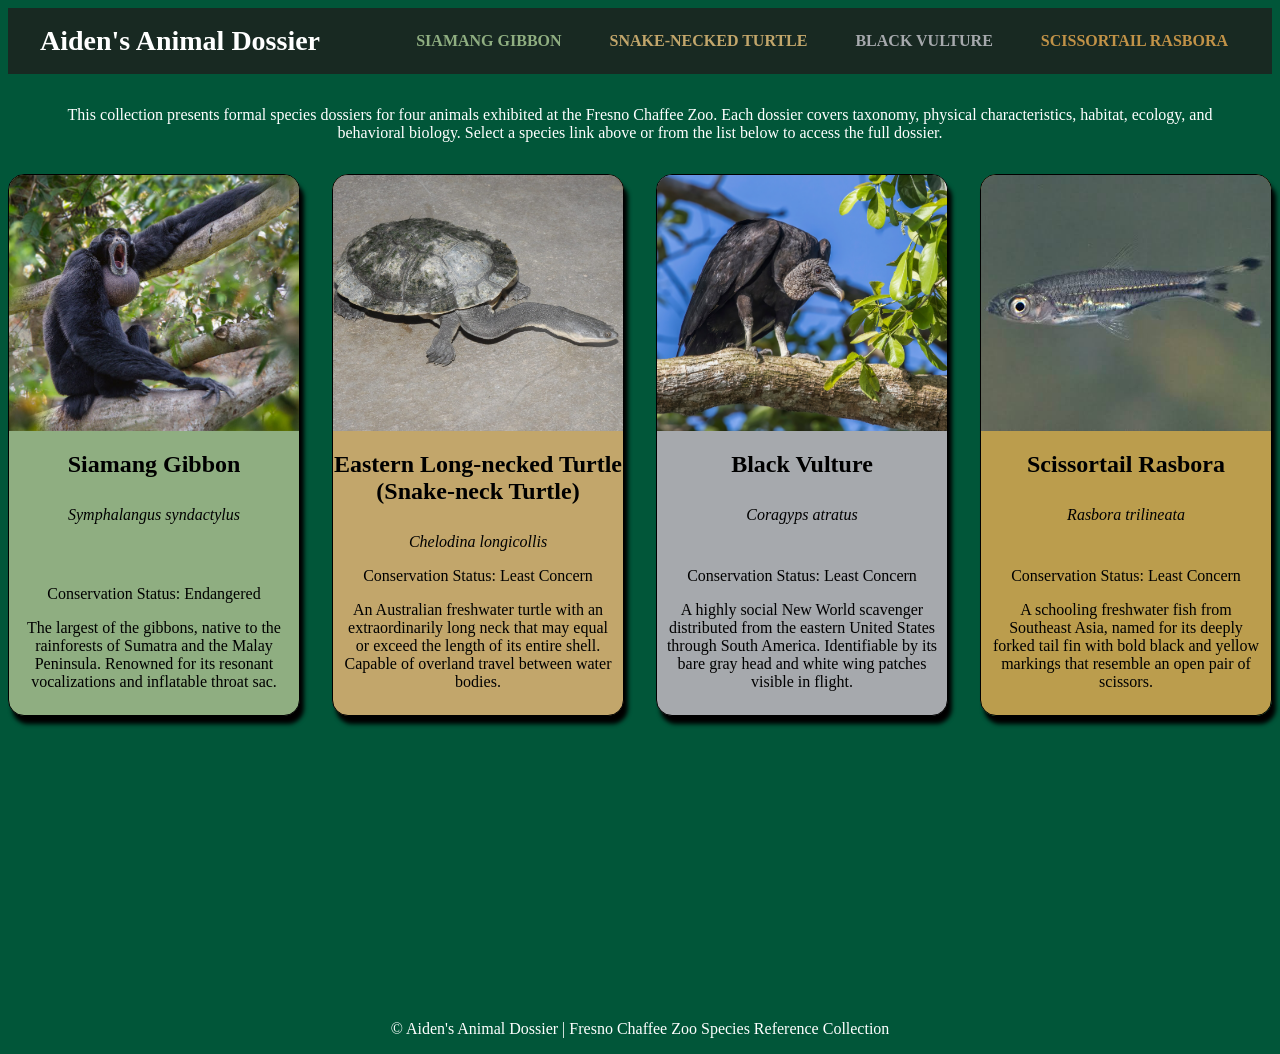
<file: index.html>
<!DOCTYPE html>
<html lang="en">

<head>
    <meta charset="UTF-8">
    <meta name="viewport" content="width=device-width, initial-scale=1.0">
    <title>Aiden's Animal Dossier Fresno Chaffee Zoo Species Collection</title>
    <link rel="stylesheet" href="styles.css">
</head>

<body>
    <header id="site-header">
        <h1>Aiden's Animal Dossier</h1>
        <nav id="main-nav" role="main-nav">

            <a href="siamang.html" class="nav-button">Siamang Gibbon</a>
            <a href="snaketurtle.html" class="nav-button">Snake-necked Turtle</a>
            <a href="blackvltr.html" class="nav-button">Black Vulture</a>
            <a href="scissortailrsba.html" class="nav-button">Scissortail Rasbora</a>

        </nav>
    </header>
    <main>
        <section>
            <p id="description">
                This collection presents formal species dossiers for four animals exhibited at the
                Fresno Chaffee Zoo. Each dossier covers taxonomy, physical characteristics, habitat,
                ecology, and behavioral biology. Select a species link above or from the list below
                to access the full dossier.
            </p>
        </section>
        <section id="dossier-cards">
            <article class="card">
                <a href="siamang.html">
                    <img src="Siamang.jpg"
                        alt="A siamang sitting on a tree while singing and grasping onto a tree branch" width="480">
                </a>
                <h2>Siamang Gibbon</h2>
                <p><em>Symphalangus syndactylus</em></p>
                <p>Conservation Status: Endangered</p>
                <p>
                    The largest of the gibbons, native to the rainforests of Sumatra and the
                    Malay Peninsula. Renowned for its resonant vocalizations and inflatable throat sac.
                </p>
            </article>
            <article class="card">
                <a href="snaketurtle.html">
                    <img src="SnakeNeckedTurtle.jpg"
                        alt="A Snake-necked turtle standing on the dry floor with its neck out" width="480"></a>
                <h2>Eastern Long-necked Turtle (Snake-neck Turtle)</h2>
                <p><em>Chelodina longicollis</em></p>
                <p>Conservation Status: Least Concern</p>
                <p>
                    An Australian freshwater turtle with an extraordinarily long neck that may equal
                    or exceed the length of its entire shell. Capable of overland travel between water bodies.
                </p>
            </article>
            <article class="card">
                <a href="blackvltr.html">
                    <img src="Black_vulture.jpg"
                        alt="A Black Vulture perched on a tree branch looking down at something " width="480"></a>
                <h2>Black Vulture</h2>
                <p><em>Coragyps atratus</em></p>
                <p>Conservation Status: Least Concern</p>
                <p>
                    A highly social New World scavenger distributed from the eastern United States
                    through South America. Identifiable by its bare gray head and white wing patches
                    visible in flight.
                </p>
            </article>
            <article class="card">
                <a href="scissortailrsba.html">
                    <img src="Scissortail.jpg"
                        alt="A photo of a Scissortail Rasbora inside of a water tank looking back into the camera"></a>
                <h2>Scissortail Rasbora</h2>
                <p><em>Rasbora trilineata</em></p>
                <p>Conservation Status: Least Concern</p>
                <p>
                    A schooling freshwater fish from Southeast Asia, named for its deeply forked
                    tail fin with bold black and yellow markings that resemble an open pair of scissors.
                </p>
            </article>
        </section>
    </main>
    <footer id="LARP">
        <p> <a id="heh" href="https://www.youtube.com/watch?v=oHg5SJYRHA0&list=PL8dZXjD8meS_WZzEKSReIBPLzKaW3HboH&index=2">&copy;</a> Aiden's Animal Dossier | Fresno Chaffee Zoo Species Reference Collection</p>
    </footer>
</body>

</html>
</file>
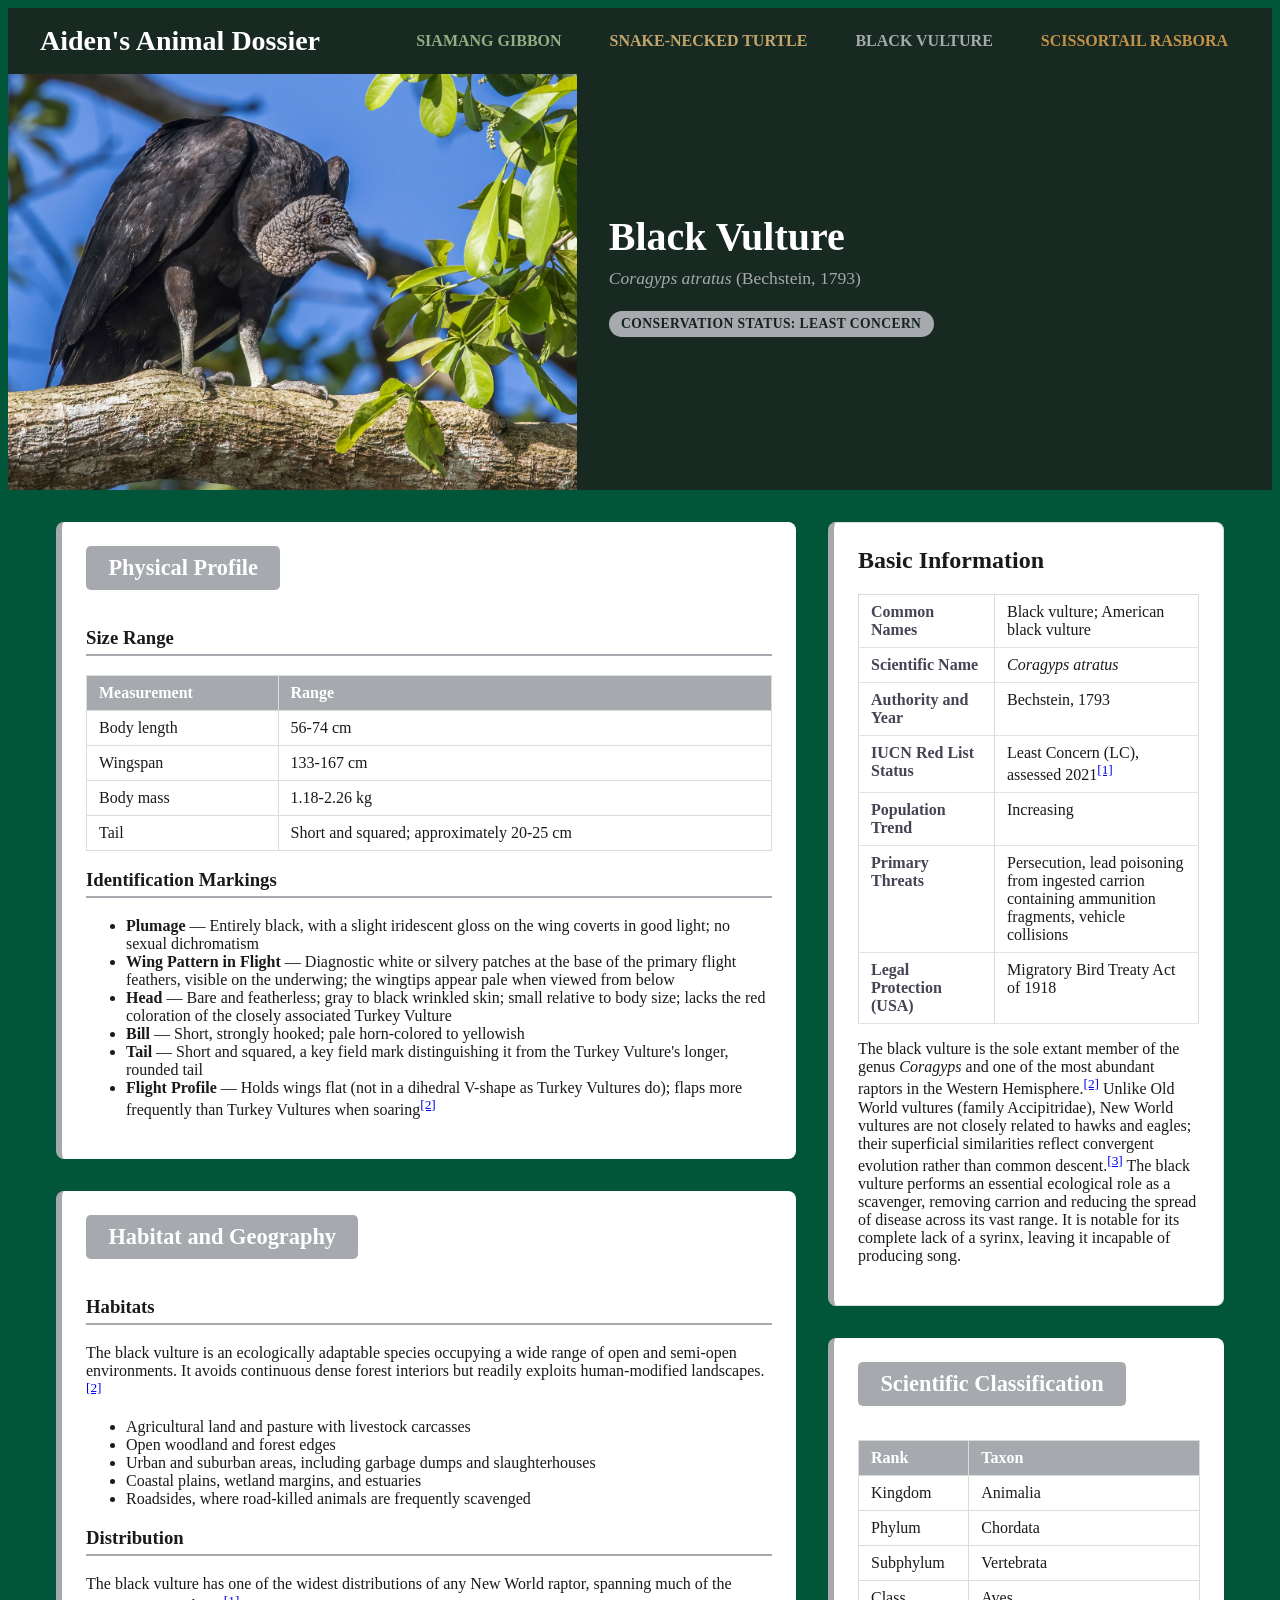
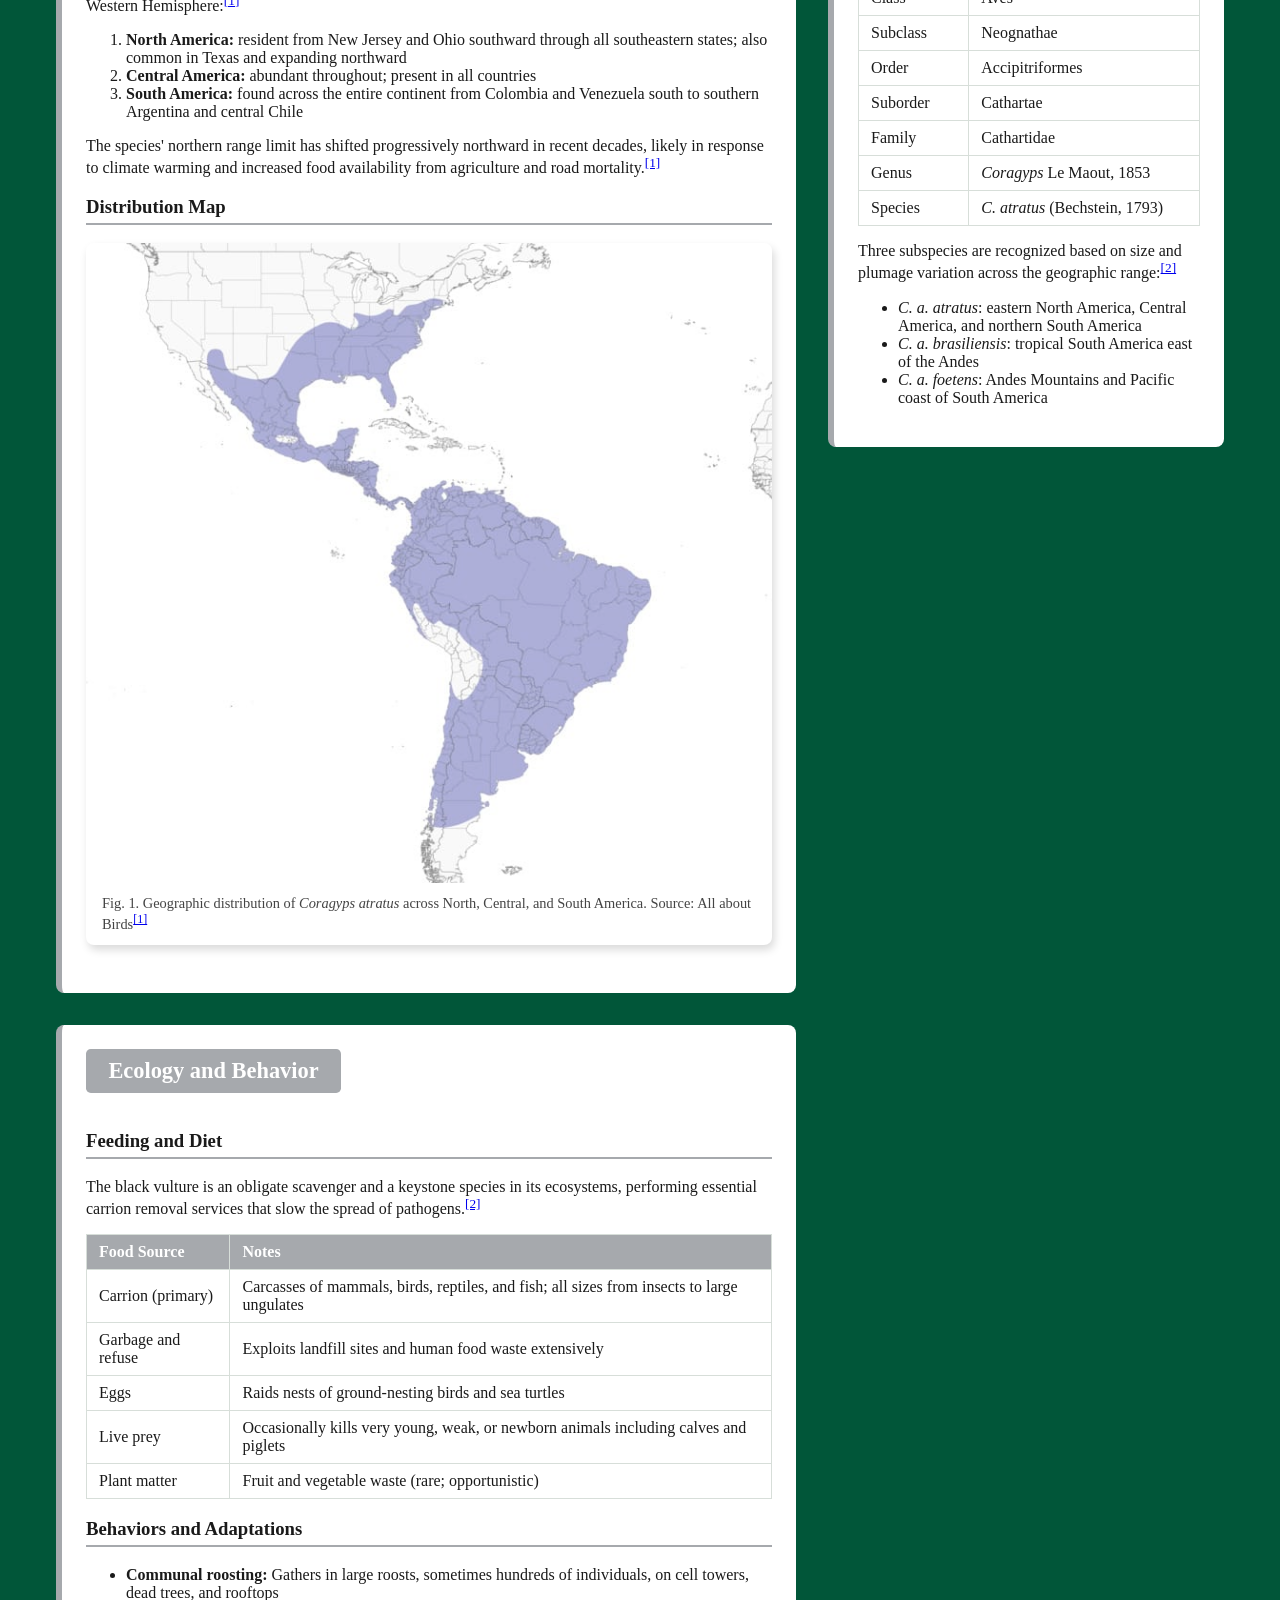
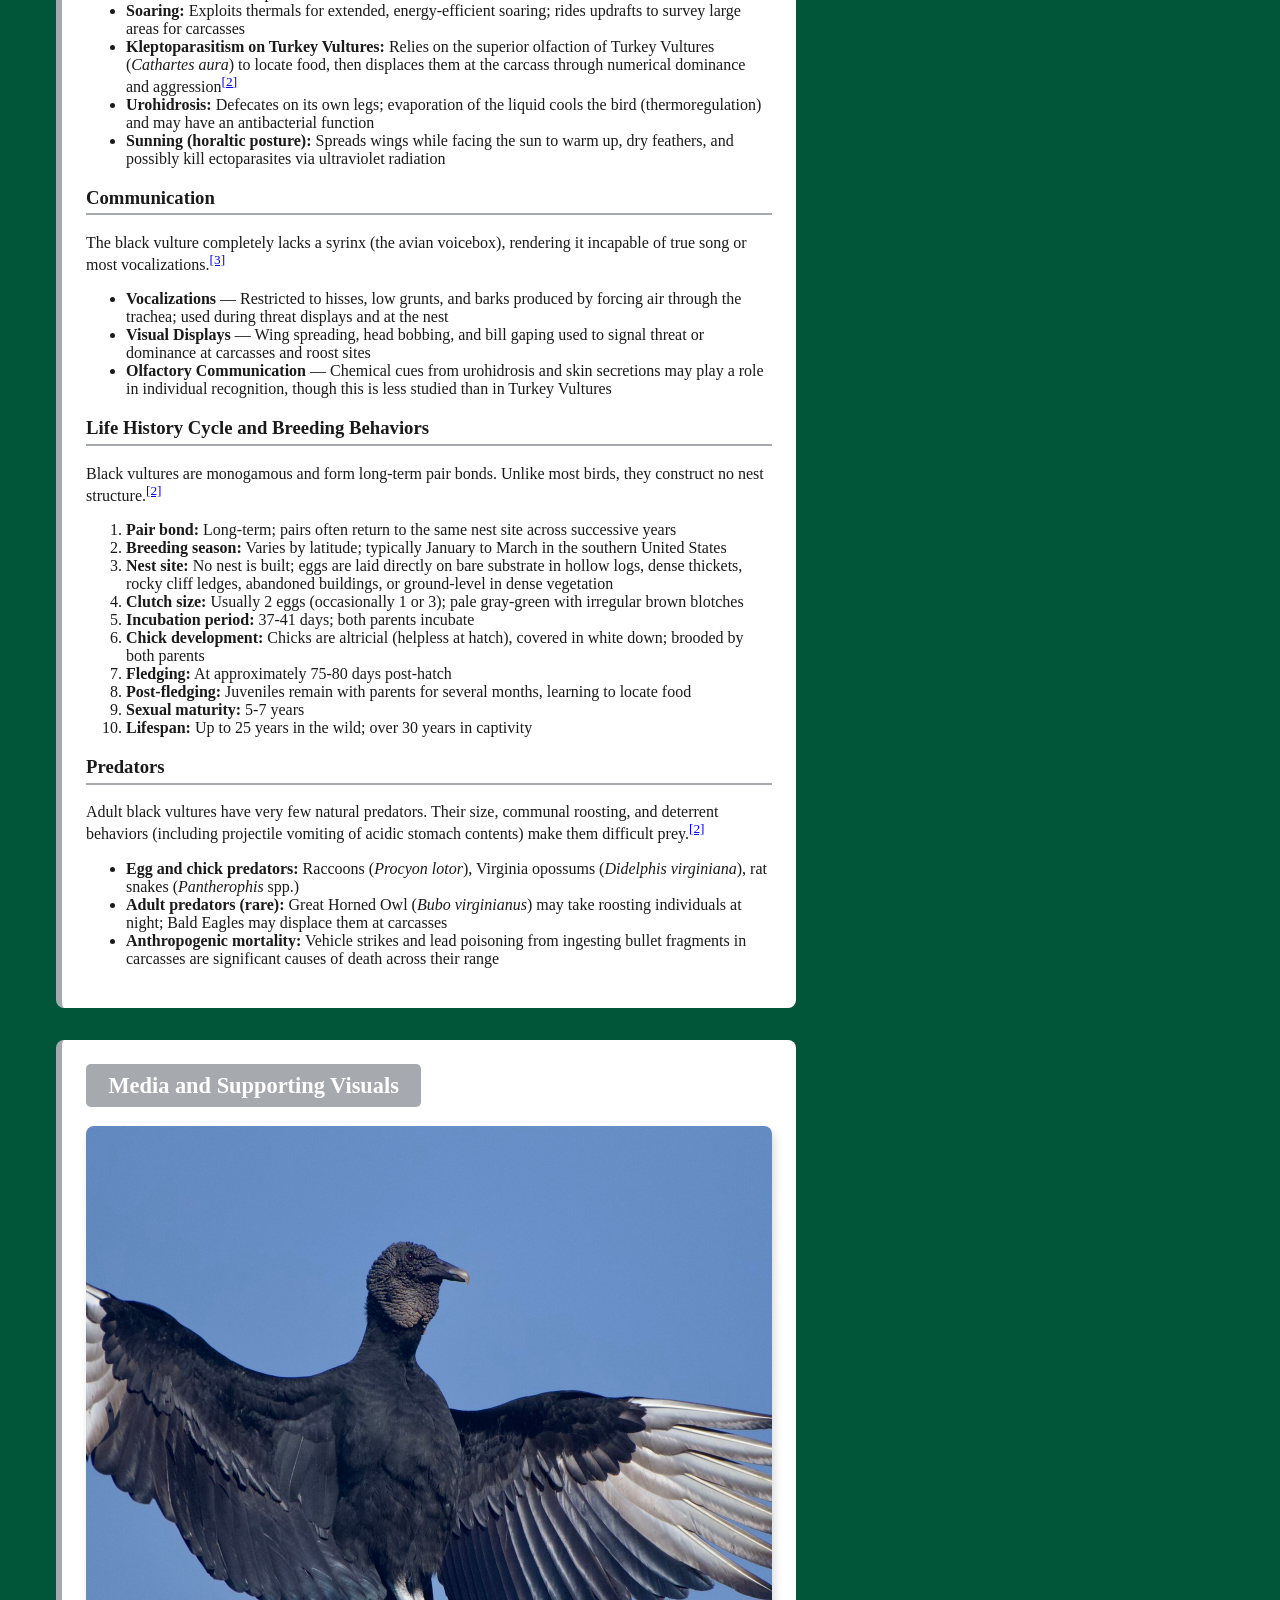
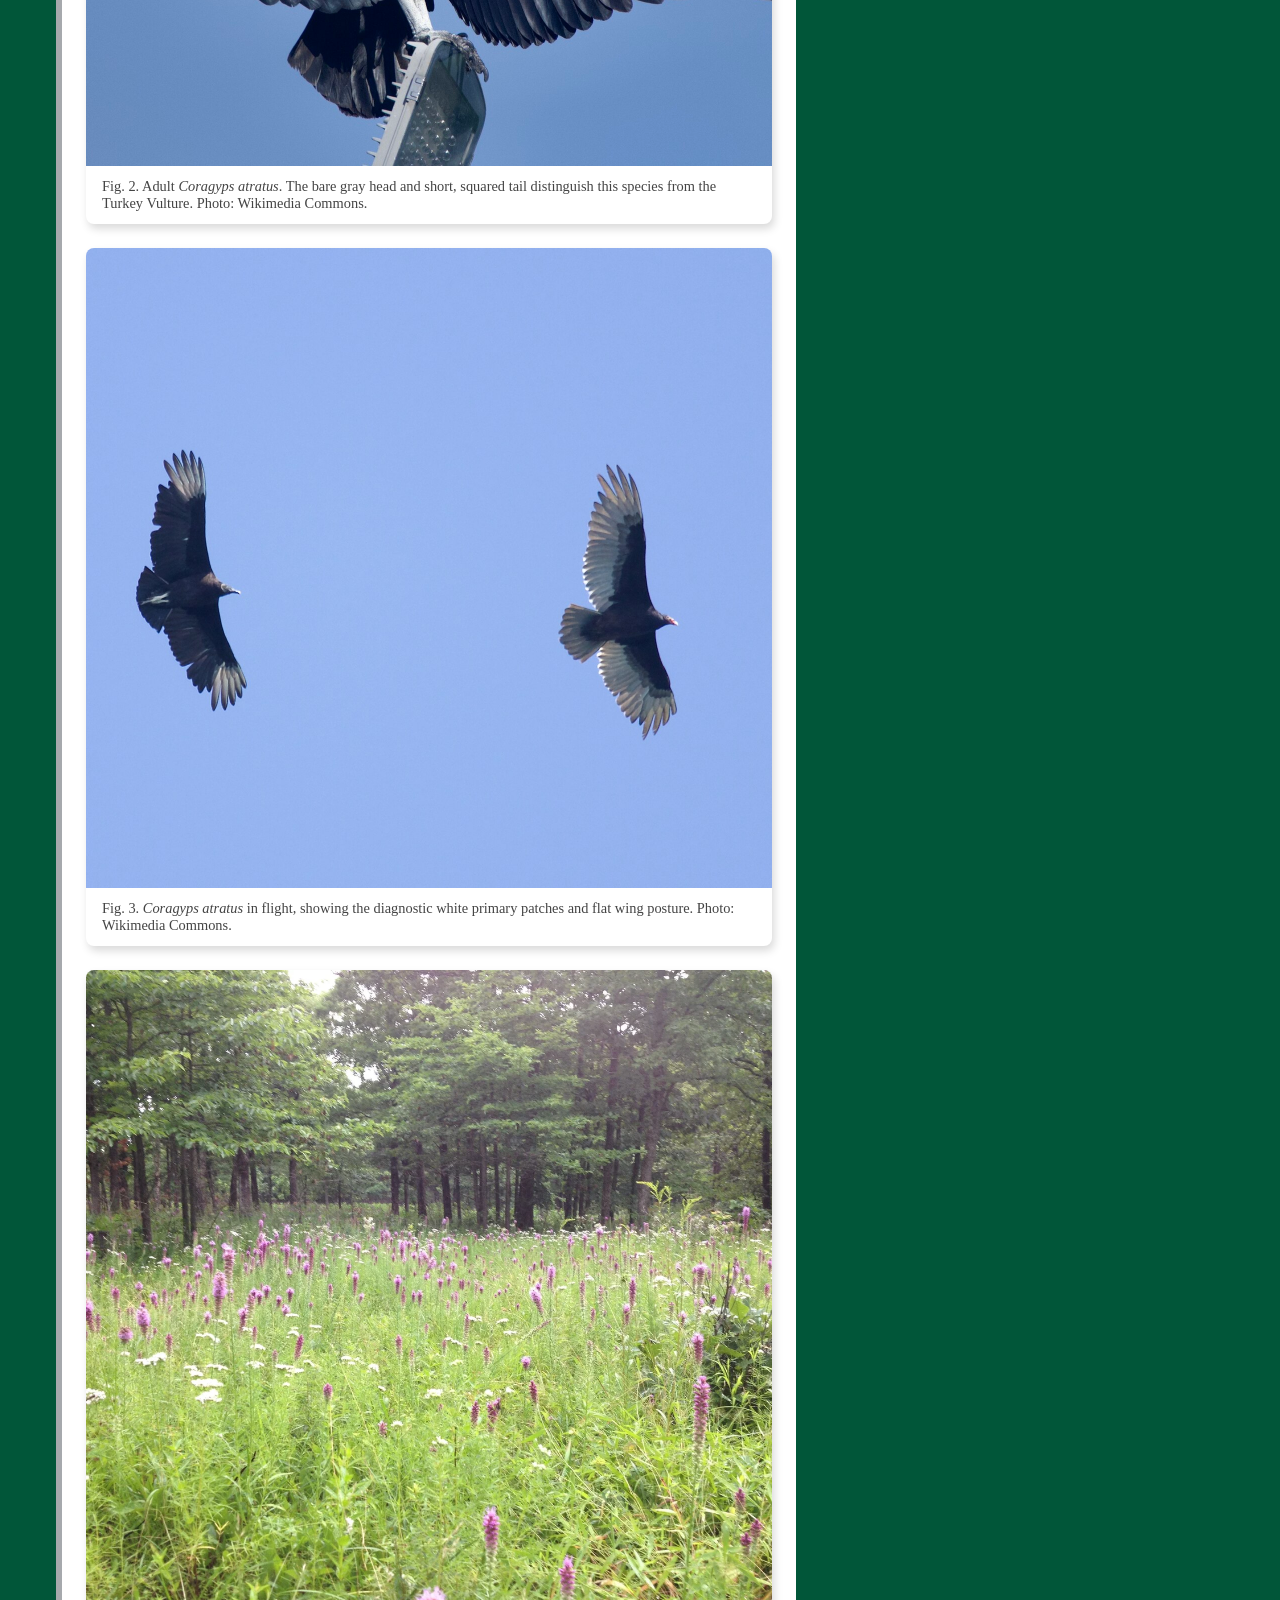
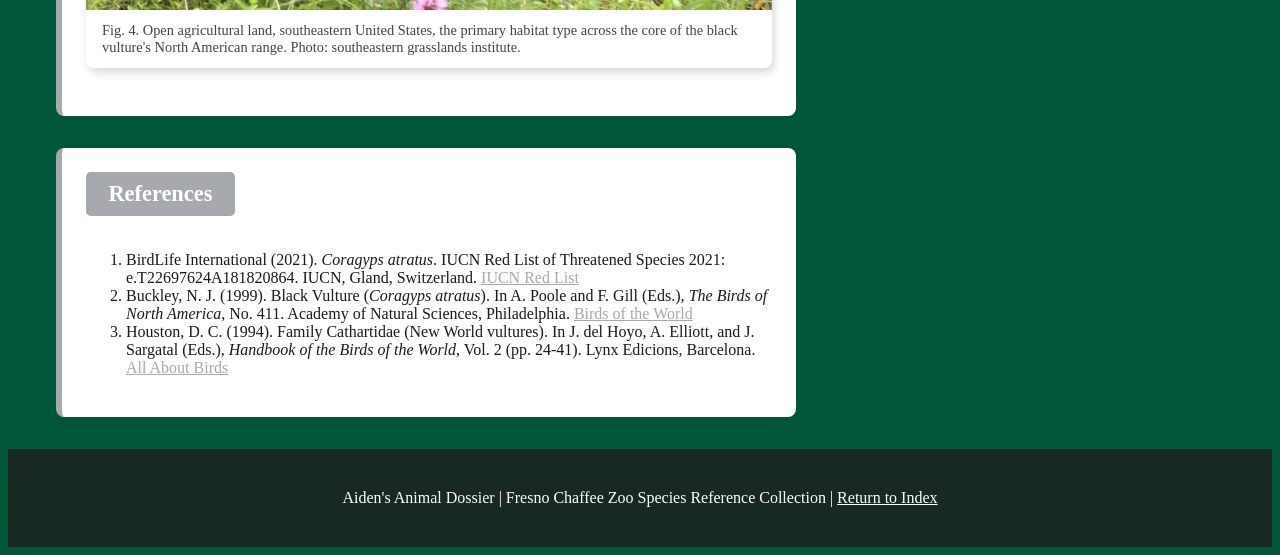
<file: blackvltr.html>
﻿<!DOCTYPE html>
<html lang="en">

<head>
    <meta charset="UTF-8">
    <meta name="viewport" content="width=device-width, initial-scale=1.0">
    <title>Black Vulture Aiden's Animal Dossier</title>
    <link rel="stylesheet" href="styles.css">
</head>

<body class="animal-page theme-vulture">
    <header id="site-header">
        <a href="index.html" class="site-title">Aiden's Animal Dossier</a>
        <nav id="main-nav" role="main-nav">
            <a href="siamang.html" class="nav-button">Siamang Gibbon</a>
            <a href="snaketurtle.html" class="nav-button">Snake-necked Turtle</a>
            <a href="blackvltr.html" class="nav-button">Black Vulture</a>
            <a href="scissortailrsba.html" class="nav-button">Scissortail Rasbora</a>
        </nav>
    </header>

    <section class="hero">
        <img src="Black_vulture.jpg"
            alt="A Black Vulture perched on a tree branch looking down at something ">
        <div class="hero-text">
            <h1>Black Vulture</h1>
            <p class="scientific-name"><em>Coragyps atratus</em> (Bechstein, 1793)</p>
            <p class="status-badge">Conservation Status: Least Concern</p>
        </div>
    </section>

    <main>
        <article>
            <div class="sidebar">
            <aside id="overview">
                <h2>Basic Information</h2>
                <table>
                    <tbody>
                        <tr>
                            <th scope="row">Common Names</th>
                            <td>Black vulture; American black vulture</td>
                        </tr>
                        <tr>
                            <th scope="row">Scientific Name</th>
                            <td><em>Coragyps atratus</em></td>
                        </tr>
                        <tr>
                            <th scope="row">Authority and Year</th>
                            <td>Bechstein, 1793</td>
                        </tr>
                        <tr>
                            <th scope="row">IUCN Red List Status</th>
                            <td>Least Concern (LC), assessed 2021<sup><a href="#ref-1">[1]</a></sup></td>
                        </tr>
                        <tr>
                            <th scope="row">Population Trend</th>
                            <td>Increasing</td>
                        </tr>
                        <tr>
                            <th scope="row">Primary Threats</th>
                            <td>Persecution, lead poisoning from ingested carrion containing ammunition fragments,
                                vehicle collisions</td>
                        </tr>
                        <tr>
                            <th scope="row">Legal Protection (USA)</th>
                            <td>Migratory Bird Treaty Act of 1918</td>
                        </tr>
                    </tbody>
                </table>

                <p>
                    The black vulture is the sole extant member of the genus <em>Coragyps</em> and one
                    of the most abundant raptors in the Western Hemisphere.<sup><a href="#ref-2">[2]</a></sup>
                    Unlike Old World vultures (family Accipitridae), New World vultures are not closely
                    related to hawks and eagles; their superficial similarities reflect convergent evolution
                    rather than common descent.<sup><a href="#ref-3">[3]</a></sup> The black
                    vulture performs an essential ecological role as a scavenger, removing carrion and
                    reducing the spread of disease across its vast range. It is notable for its complete
                    lack of a syrinx, leaving it incapable of producing song.
                </p>
            </aside>
            <section id="class">
                <h2>Scientific Classification</h2>
                <table>
                    <thead>
                        <tr>
                            <th>Rank</th>
                            <th>Taxon</th>
                        </tr>
                    </thead>
                    <tbody>
                        <tr>
                            <td>Kingdom</td>
                            <td>Animalia</td>
                        </tr>
                        <tr>
                            <td>Phylum</td>
                            <td>Chordata</td>
                        </tr>
                        <tr>
                            <td>Subphylum</td>
                            <td>Vertebrata</td>
                        </tr>
                        <tr>
                            <td>Class</td>
                            <td>Aves</td>
                        </tr>
                        <tr>
                            <td>Subclass</td>
                            <td>Neognathae</td>
                        </tr>
                        <tr>
                            <td>Order</td>
                            <td>Accipitriformes</td>
                        </tr>
                        <tr>
                            <td>Suborder</td>
                            <td>Cathartae</td>
                        </tr>
                        <tr>
                            <td>Family</td>
                            <td>Cathartidae</td>
                        </tr>
                        <tr>
                            <td>Genus</td>
                            <td><em>Coragyps</em> Le Maout, 1853</td>
                        </tr>
                        <tr>
                            <td>Species</td>
                            <td><em>C. atratus</em> (Bechstein, 1793)</td>
                        </tr>
                    </tbody>
                </table>
                <p>Three subspecies are recognized based on size and plumage variation across the geographic
                    range:<sup><a href="#ref-2">[2]</a></sup></p>
                <ul>
                    <li><em>C. a. atratus</em>: eastern North America, Central America, and northern South America</li>
                    <li><em>C. a. brasiliensis</em>: tropical South America east of the Andes</li>
                    <li><em>C. a. foetens</em>: Andes Mountains and Pacific coast of South America</li>
                </ul>
            </section>

            </div>

            <div class="main-content">
            <section id="physical">
                <h2>Physical Profile</h2>

                <h3>Size Range</h3>
                <table>
                    <thead>
                        <tr>
                            <th>Measurement</th>
                            <th>Range</th>
                        </tr>
                    </thead>
                    <tbody>
                        <tr>
                            <td>Body length</td>
                            <td>56-74 cm</td>
                        </tr>
                        <tr>
                            <td>Wingspan</td>
                            <td>133-167 cm</td>
                        </tr>
                        <tr>
                            <td>Body mass</td>
                            <td>1.18-2.26 kg</td>
                        </tr>
                        <tr>
                            <td>Tail</td>
                            <td>Short and squared; approximately 20-25 cm</td>
                        </tr>
                    </tbody>
                </table>
                <h3>Identification Markings</h3>
                <ul>
                    <li><strong>Plumage</strong> —
                        Entirely black, with a slight iridescent gloss on the wing coverts in good light; no sexual
                        dichromatism</li>

                    <li><strong>Wing Pattern in Flight</strong> —
                        Diagnostic white or silvery patches at the base of the primary flight feathers, visible on the
                        underwing; the wingtips appear pale when viewed from below</li>

                    <li><strong>Head</strong> —
                        Bare and featherless; gray to black wrinkled skin; small relative to body size; lacks the red
                        coloration of the closely associated Turkey Vulture</li>

                    <li><strong>Bill</strong> —
                        Short, strongly hooked; pale horn-colored to yellowish</li>

                    <li><strong>Tail</strong> —
                        Short and squared, a key field mark distinguishing it from the Turkey Vulture's longer, rounded
                        tail</li>

                    <li><strong>Flight Profile</strong> —
                        Holds wings flat (not in a dihedral V-shape as Turkey Vultures do); flaps more frequently than
                        Turkey Vultures when soaring<sup><a href="#ref-2">[2]</a></sup></li>
                </ul>
            </section>
            <section id="habitat">
                <h2>Habitat and Geography</h2>
                <h3>Habitats</h3>
                <p>
                    The black vulture is an ecologically adaptable species occupying a wide range of open
                    and semi-open environments. It avoids continuous dense forest interiors but readily
                    exploits human-modified landscapes.<sup><a href="#ref-2">[2]</a></sup>
                </p>
                <ul>
                    <li>Agricultural land and pasture with livestock carcasses</li>
                    <li>Open woodland and forest edges</li>
                    <li>Urban and suburban areas, including garbage dumps and slaughterhouses</li>
                    <li>Coastal plains, wetland margins, and estuaries</li>
                    <li>Roadsides, where road-killed animals are frequently scavenged</li>
                </ul>
                <h3>Distribution</h3>
                <p>
                    The black vulture has one of the widest distributions of any New World raptor, spanning
                    much of the Western Hemisphere:<sup><a href="#ref-1">[1]</a></sup>
                </p>
                <ol>
                    <li><strong>North America:</strong> resident from New Jersey and Ohio southward through all
                        southeastern states; also common in Texas and expanding northward</li>
                    <li><strong>Central America:</strong> abundant throughout; present in all countries</li>
                    <li><strong>South America:</strong> found across the entire continent from Colombia and Venezuela
                        south to southern Argentina and central Chile</li>
                </ol>
                <p>
                    The species' northern range limit has shifted progressively northward in recent
                    decades, likely in response to climate warming and increased food availability from
                    agriculture and road mortality.<sup><a href="#ref-1">[1]</a></sup>
                </p>
                <h3>Distribution Map</h3>
                <section>
                    <img src="distribution_map_black_vulture.jpg"
                        alt="Distribution map of black vultures across the americas" width="400">
                    <p>
                        Fig. 1. Geographic distribution of <em>Coragyps atratus</em> across North,
                        Central, and South America. Source: All about Birds<sup><a href="#ref-1">[1]</a></sup>
                    </p>
                </section>
            </section>
            <section id="ecology">
                <h2>Ecology and Behavior</h2>
                <h3>Feeding and Diet</h3>
                <p>
                    The black vulture is an obligate scavenger and a keystone species in its ecosystems,
                    performing essential carrion removal services that slow the spread of pathogens.<sup><a
                            href="#ref-2">[2]</a></sup>
                </p>
                <table>
                    <thead>
                        <tr>
                            <th>Food Source</th>
                            <th>Notes</th>
                        </tr>
                    </thead>
                    <tbody>
                        <tr>
                            <td>Carrion (primary)</td>
                            <td>Carcasses of mammals, birds, reptiles, and fish; all sizes from insects to large
                                ungulates</td>
                        </tr>
                        <tr>
                            <td>Garbage and refuse</td>
                            <td>Exploits landfill sites and human food waste extensively</td>
                        </tr>
                        <tr>
                            <td>Eggs</td>
                            <td>Raids nests of ground-nesting birds and sea turtles</td>
                        </tr>
                        <tr>
                            <td>Live prey</td>
                            <td>Occasionally kills very young, weak, or newborn animals including calves and piglets
                            </td>
                        </tr>
                        <tr>
                            <td>Plant matter</td>
                            <td>Fruit and vegetable waste (rare; opportunistic)</td>
                        </tr>
                    </tbody>
                </table>
                <h3>Behaviors and Adaptations</h3>
                <ul>
                    <li><strong>Communal roosting:</strong> Gathers in large roosts, sometimes hundreds of individuals,
                        on cell towers, dead trees, and rooftops</li>
                    <li><strong>Soaring:</strong> Exploits thermals for extended, energy-efficient soaring; rides
                        updrafts to survey large areas for carcasses</li>
                    <li><strong>Kleptoparasitism on Turkey Vultures:</strong> Relies on the superior olfaction of Turkey
                        Vultures (<em>Cathartes aura</em>) to locate food, then displaces them at the carcass through
                        numerical dominance and aggression<sup><a href="#ref-2">[2]</a></sup></li>
                    <li><strong>Urohidrosis:</strong> Defecates on its own legs; evaporation of the liquid cools the
                        bird (thermoregulation) and may have an antibacterial function</li>
                    <li><strong>Sunning (horaltic posture):</strong> Spreads wings while facing the sun to warm up, dry
                        feathers, and possibly kill ectoparasites via ultraviolet radiation</li>
                </ul>
                <h3>Communication</h3>
                <p>
                    The black vulture completely lacks a syrinx (the avian voicebox), rendering it
                    incapable of true song or most vocalizations.<sup><a href="#ref-3">[3]</a></sup>
                </p>
                <ul>
                    <li><strong>Vocalizations</strong> —
                        Restricted to hisses, low grunts, and barks produced by forcing air through the trachea; used
                        during threat displays and at the nest</li>

                    <li><strong>Visual Displays</strong> —
                        Wing spreading, head bobbing, and bill gaping used to signal threat or dominance at carcasses
                        and roost sites</li>

                    <li><strong>Olfactory Communication</strong> —
                        Chemical cues from urohidrosis and skin secretions may play a role in individual recognition,
                        though this is less studied than in Turkey Vultures</li>
                </ul>
                <h3>Life History Cycle and Breeding Behaviors</h3>
                <p>
                    Black vultures are monogamous and form long-term pair bonds. Unlike most birds,
                    they construct no nest structure.<sup><a href="#ref-2">[2]</a></sup>
                </p>
                <ol>
                    <li><strong>Pair bond:</strong> Long-term; pairs often return to the same nest site across
                        successive years</li>
                    <li><strong>Breeding season:</strong> Varies by latitude; typically January to March in the southern
                        United States</li>
                    <li><strong>Nest site:</strong> No nest is built; eggs are laid directly on bare substrate in hollow
                        logs, dense thickets, rocky cliff ledges, abandoned buildings, or ground-level in dense
                        vegetation</li>
                    <li><strong>Clutch size:</strong> Usually 2 eggs (occasionally 1 or 3); pale gray-green with
                        irregular brown blotches</li>
                    <li><strong>Incubation period:</strong> 37-41 days; both parents incubate</li>
                    <li><strong>Chick development:</strong> Chicks are altricial (helpless at hatch), covered in white
                        down; brooded by both parents</li>
                    <li><strong>Fledging:</strong> At approximately 75-80 days post-hatch</li>
                    <li><strong>Post-fledging:</strong> Juveniles remain with parents for several months, learning to
                        locate food</li>
                    <li><strong>Sexual maturity:</strong> 5-7 years</li>
                    <li><strong>Lifespan:</strong> Up to 25 years in the wild; over 30 years in captivity</li>
                </ol>
                <h3>Predators</h3>
                <p>
                    Adult black vultures have very few natural predators. Their size, communal roosting,
                    and deterrent behaviors (including projectile vomiting of acidic stomach contents)
                    make them difficult prey.<sup><a href="#ref-2">[2]</a></sup>
                </p>
                <ul>
                    <li><strong>Egg and chick predators:</strong> Raccoons (<em>Procyon lotor</em>), Virginia opossums
                        (<em>Didelphis virginiana</em>), rat snakes (<em>Pantherophis</em> spp.)</li>
                    <li><strong>Adult predators (rare):</strong> Great Horned Owl (<em>Bubo virginianus</em>) may take
                        roosting individuals at night; Bald Eagles may displace them at carcasses</li>
                    <li><strong>Anthropogenic mortality:</strong> Vehicle strikes and lead poisoning from ingesting
                        bullet fragments in carcasses are significant causes of death across their range</li>
                </ul>
            </section>
            <section id="media">
                <h2>Media and Supporting Visuals</h2>
                <section>
                    <img src="adult_black_vulture.jpg"
                        alt="An adult black vulture with its wings fully spread out standing on a satellite dish"
                        width="480">
                    <p>
                        Fig. 2. Adult <em>Coragyps atratus</em>. The bare gray head and short, squared
                        tail distinguish this species from the Turkey Vulture. Photo: Wikimedia Commons.
                    </p>
                </section>
                <section>
                    <img src="flying_vulture.jpg"
                        alt="two flying Black Vultures in the sky with white feathers on the underside of the wings"
                        width="480">
                    <p>
                        Fig. 3. <em>Coragyps atratus</em> in flight, showing the diagnostic white primary
                        patches and flat wing posture. Photo: Wikimedia Commons.
                    </p>
                </section>
                <section>
                    <img src="grasslands.webp" alt="Open low grasslands with lots of purple flora and green grass"
                        width="480">
                    <p>
                        Fig. 4. Open agricultural land, southeastern United States, the primary
                        habitat type across the core of the black vulture's North American range.
                        Photo: southeastern grasslands institute.
                    </p>
                </section>
            </section>
            <section id="references">
                <h2>References</h2>
                <ol>
                    <li id="ref-1">BirdLife International (2021). <em>Coragyps atratus</em>. IUCN Red List of Threatened
                        Species 2021: e.T22697624A181820864. IUCN, Gland, Switzerland. <a
                            href="https://www.iucnredlist.org/search?query=Coragyps+atratus">IUCN Red List</a>
                    </li>
                    <li id="ref-2">Buckley, N. J. (1999). Black Vulture (<em>Coragyps atratus</em>). In A. Poole and F.
                        Gill (Eds.), <em>The Birds of North America</em>, No. 411. Academy of Natural Sciences,
                        Philadelphia. <a href="https://birdsoftheworld.org/bow/species/blkvul/cur/introduction">Birds of
                            the World</a>
                    </li>
                    <li id="ref-3">Houston, D. C. (1994). Family Cathartidae (New World vultures). In J. del Hoyo, A.
                        Elliott, and J. Sargatal (Eds.), <em>Handbook of the Birds of the World</em>, Vol. 2 (pp.
                        24-41). Lynx Edicions, Barcelona. <a
                            href="https://www.allaboutbirds.org/guide/Black_Vulture/">All About Birds</a>
                    </li>
                </ol>
            </section>

            </div>
        </article>
    </main>
    <footer>
        <p>Aiden's Animal Dossier | Fresno Chaffee Zoo Species Reference Collection | <a href="index.html">Return to
                Index</a></p>
    </footer>

</body>

</html>
</file>
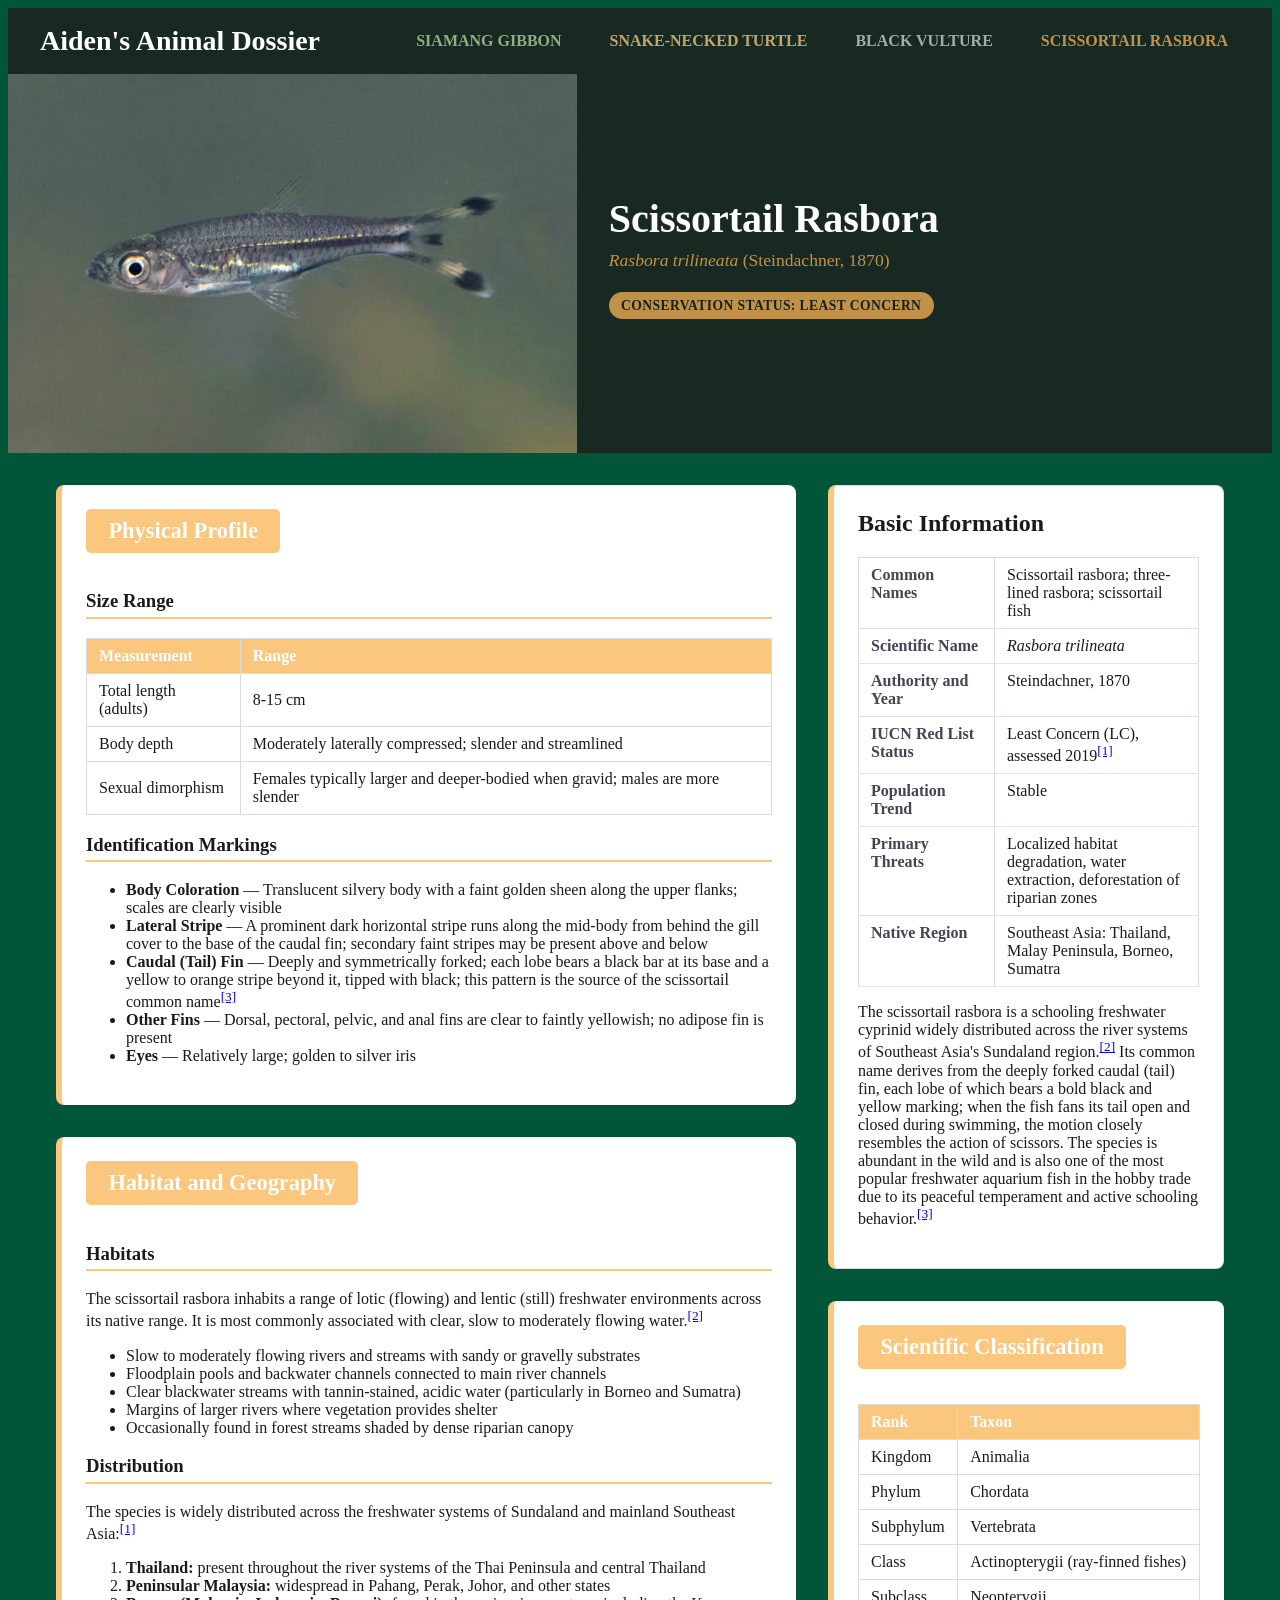
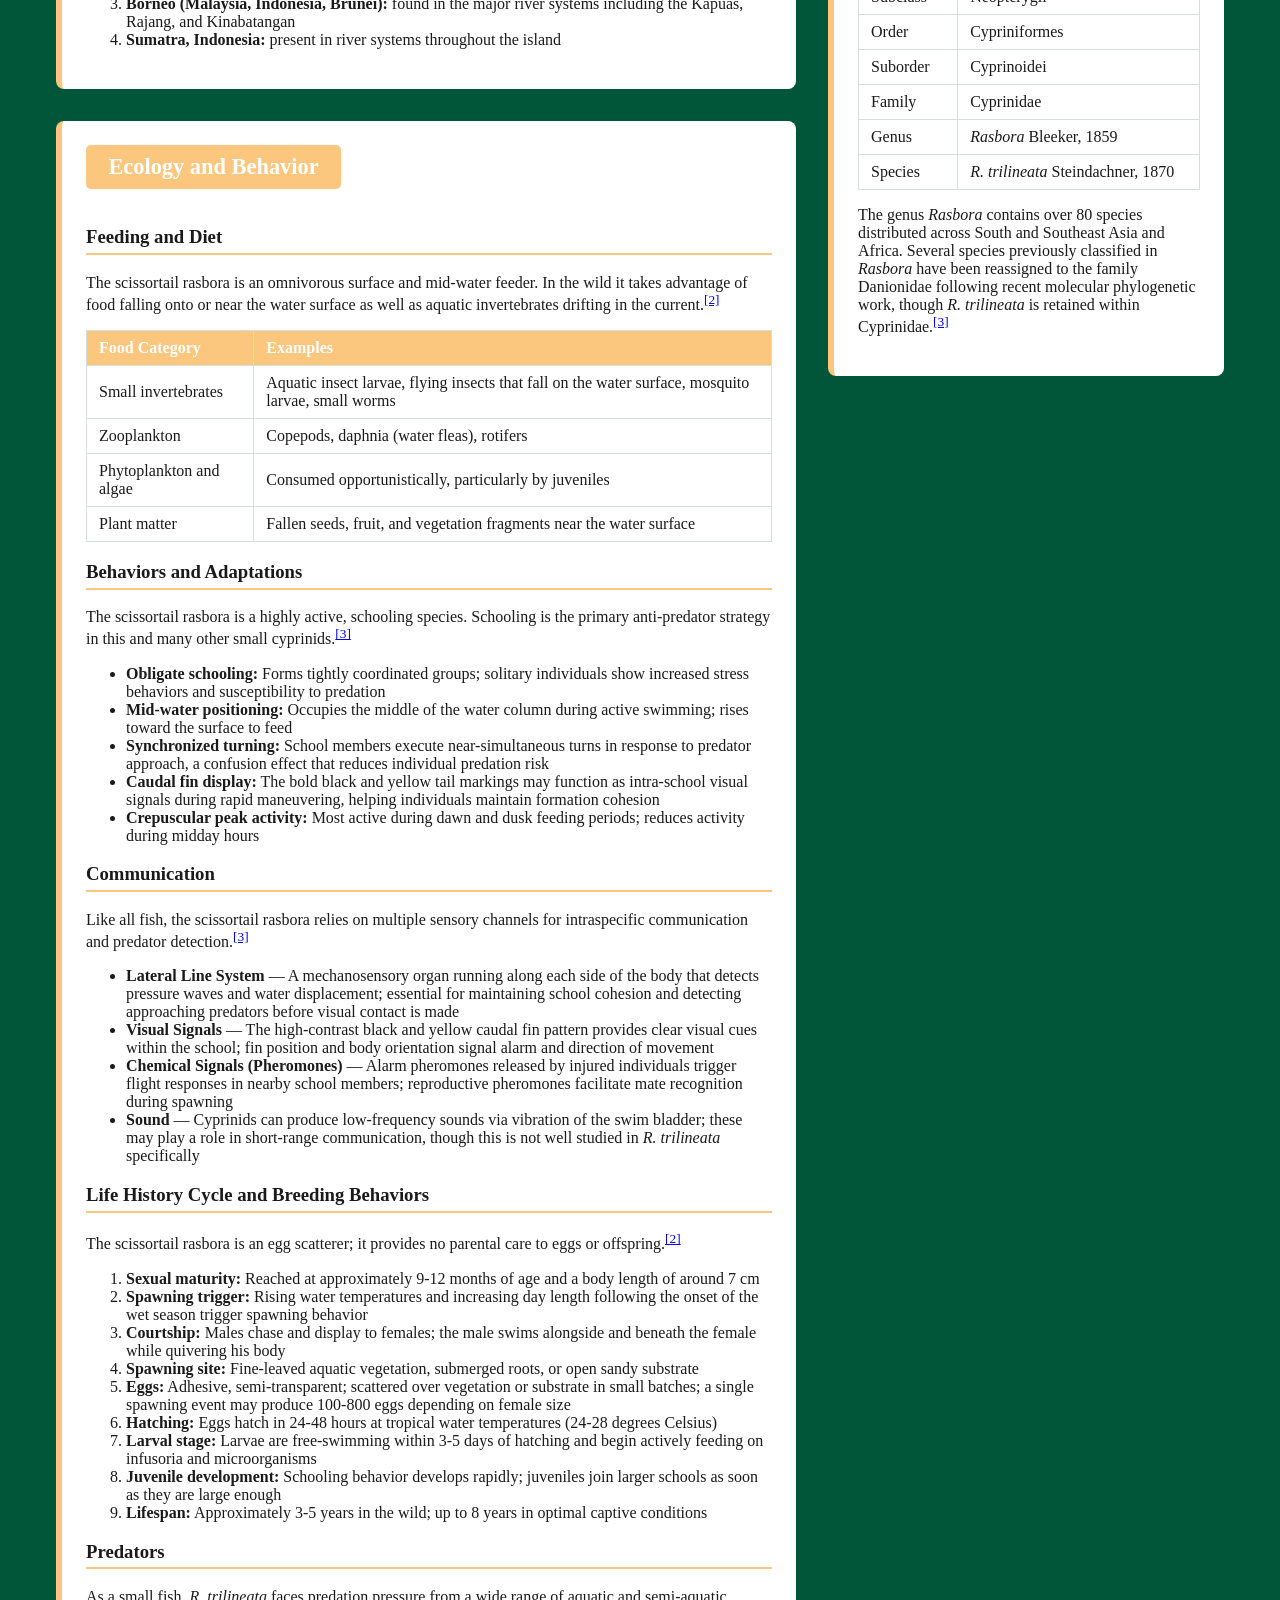
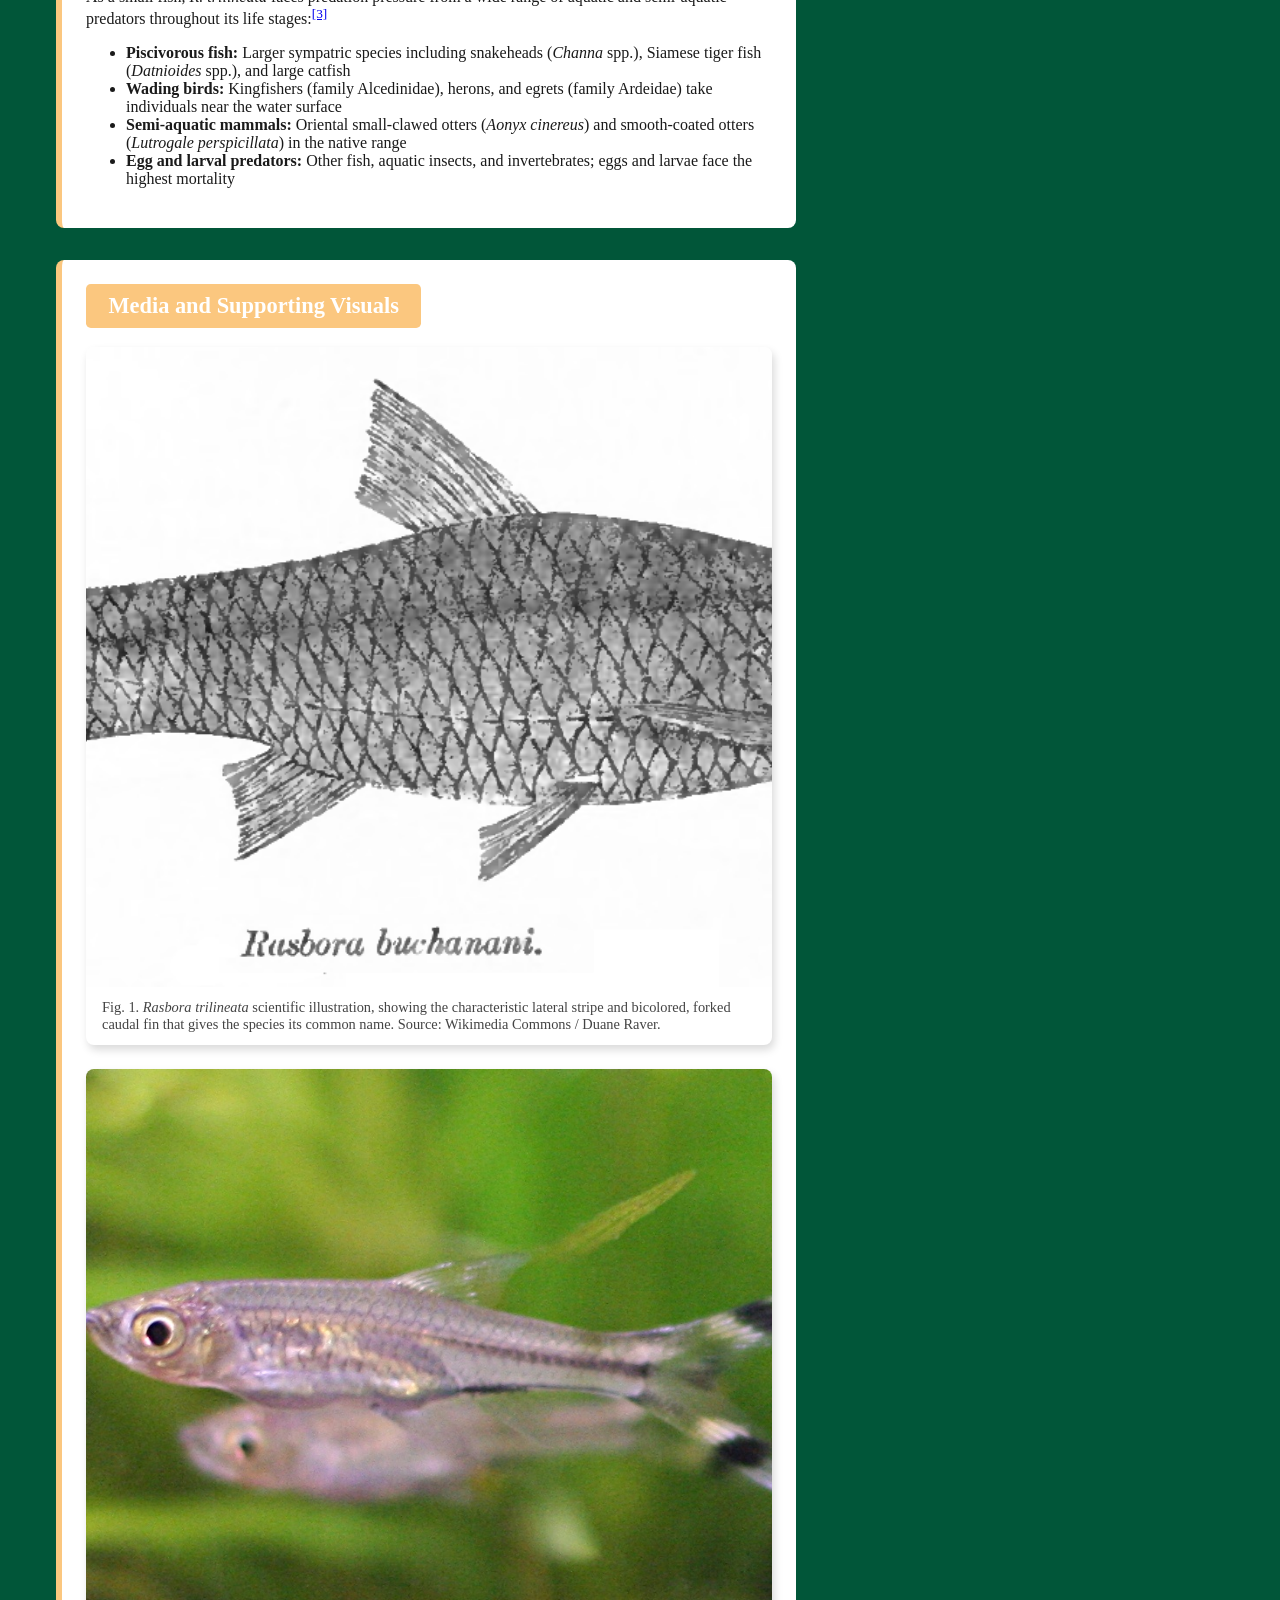
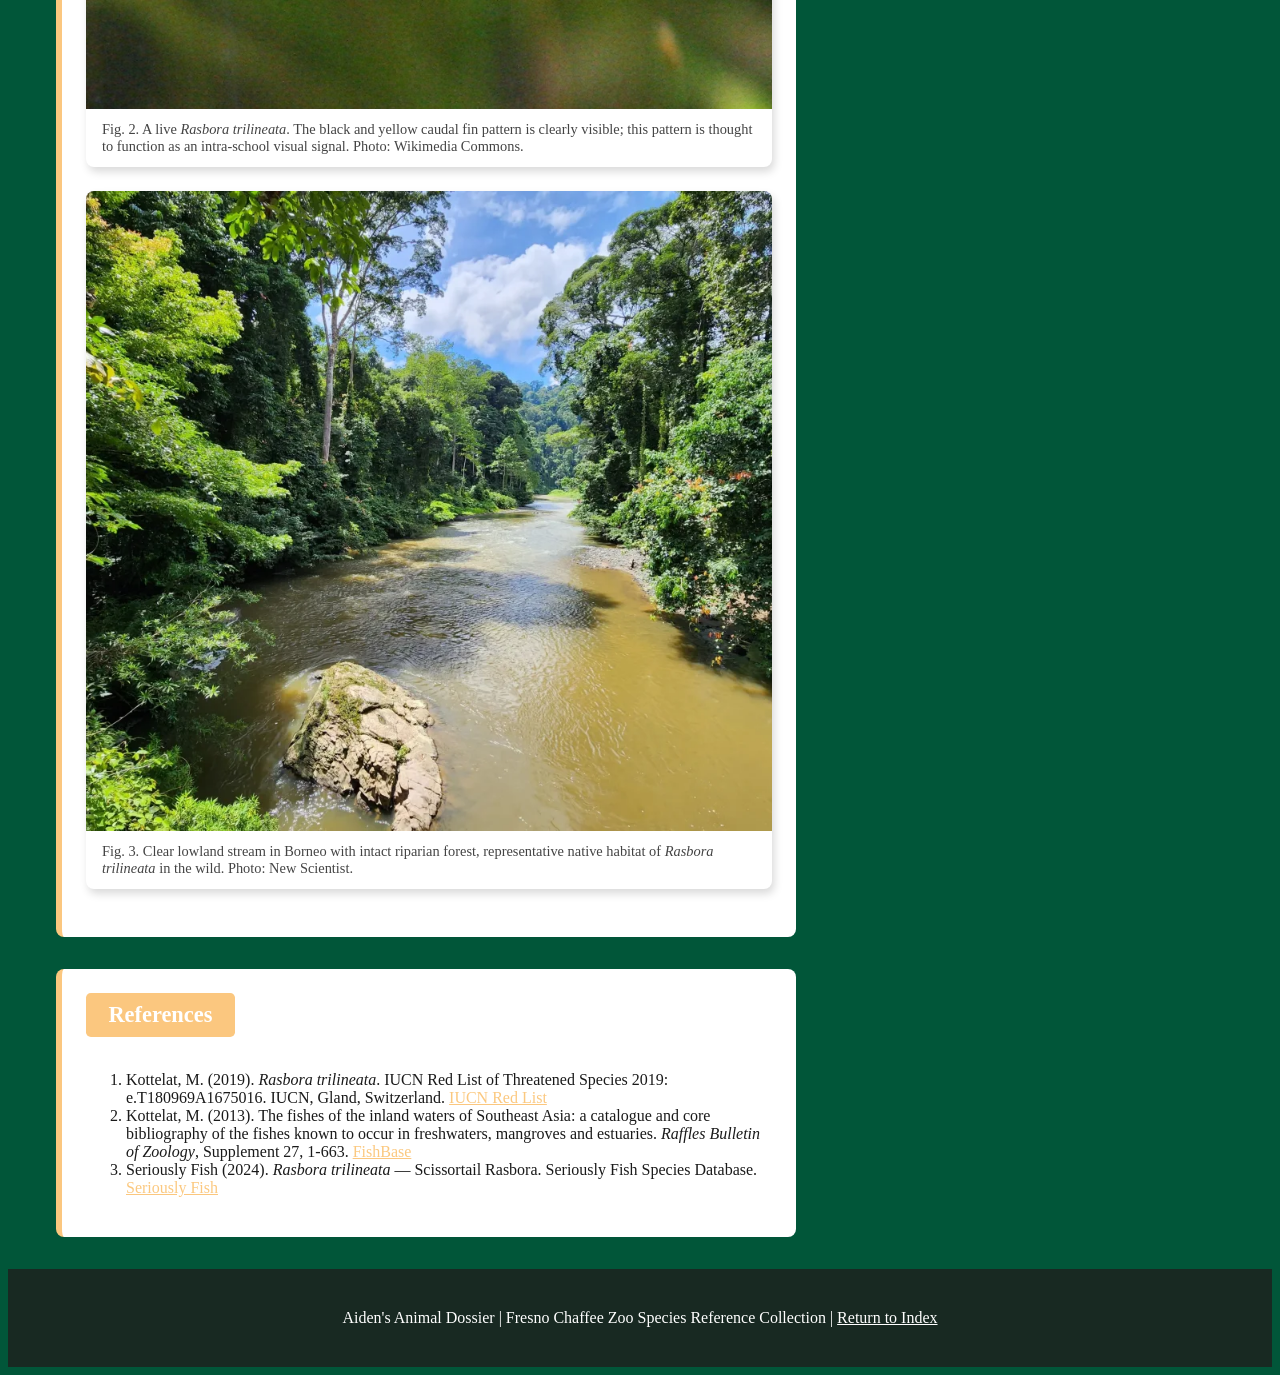
<file: scissortailrsba.html>
﻿<!DOCTYPE html>
<html lang="en">

<head>
    <meta charset="UTF-8">
    <meta name="viewport" content="width=device-width, initial-scale=1.0">
    <title>Scissortail Rasbora Aiden's Animal Dossier</title>
    <link rel="stylesheet" href="styles.css">
</head>

<body class="animal-page theme-rasbora">

    <header id="site-header">
        <a href="index.html" class="site-title">Aiden's Animal Dossier</a>
        <nav id="main-nav" role="main-nav">
            <a href="siamang.html" class="nav-button">Siamang Gibbon</a>
            <a href="snaketurtle.html" class="nav-button">Snake-necked Turtle</a>
            <a href="blackvltr.html" class="nav-button">Black Vulture</a>
            <a href="scissortailrsba.html" class="nav-button">Scissortail Rasbora</a>
        </nav>
    </header>

    <section class="hero">
        <img src="Scissortail.jpg"
            alt="A photo of a Scissortail Rasbora inside of a water tank looking back into the camera">
        <div class="hero-text">
            <h1>Scissortail Rasbora</h1>
            <p class="scientific-name"><em>Rasbora trilineata</em> (Steindachner, 1870)</p>
            <p class="status-badge">Conservation Status: Least Concern</p>
        </div>
    </section>
    <main>
        <article>
            <div class="sidebar">
            <aside id="overview">
                <h2>Basic Information</h2>
                <table>
                    <tbody>
                        <tr>
                            <th scope="row">Common Names</th>
                            <td>Scissortail rasbora; three-lined rasbora; scissortail fish</td>
                        </tr>
                        <tr>
                            <th scope="row">Scientific Name</th>
                            <td><em>Rasbora trilineata</em></td>
                        </tr>
                        <tr>
                            <th scope="row">Authority and Year</th>
                            <td>Steindachner, 1870</td>
                        </tr>
                        <tr>
                            <th scope="row">IUCN Red List Status</th>
                            <td>Least Concern (LC), assessed 2019<sup><a href="#ref-1">[1]</a></sup></td>
                        </tr>
                        <tr>
                            <th scope="row">Population Trend</th>
                            <td>Stable</td>
                        </tr>
                        <tr>
                            <th scope="row">Primary Threats</th>
                            <td>Localized habitat degradation, water extraction, deforestation of riparian zones</td>
                        </tr>
                        <tr>
                            <th scope="row">Native Region</th>
                            <td>Southeast Asia: Thailand, Malay Peninsula, Borneo, Sumatra</td>
                        </tr>
                    </tbody>
                </table>
                <p>
                    The scissortail rasbora is a schooling freshwater cyprinid widely distributed across
                    the river systems of Southeast Asia's Sundaland region.<sup><a href="#ref-2">[2]</a></sup>
                    Its common name derives from the deeply forked caudal (tail) fin, each lobe of which
                    bears a bold black and yellow marking; when the fish fans its tail open and closed
                    during swimming, the motion closely resembles the action of scissors. The species is
                    abundant in the wild and is also one of the most popular freshwater aquarium fish in
                    the hobby trade due to its peaceful temperament and active schooling behavior.<sup><a
                            href="#ref-3">[3]</a></sup>
                </p>
            </aside>
            <section id="classification">
                <h2>Scientific Classification</h2>
                <table>
                    <thead>
                        <tr>
                            <th>Rank</th>
                            <th>Taxon</th>
                        </tr>
                    </thead>
                    <tbody>
                        <tr>
                            <td>Kingdom</td>
                            <td>Animalia</td>
                        </tr>
                        <tr>
                            <td>Phylum</td>
                            <td>Chordata</td>
                        </tr>
                        <tr>
                            <td>Subphylum</td>
                            <td>Vertebrata</td>
                        </tr>
                        <tr>
                            <td>Class</td>
                            <td>Actinopterygii (ray-finned fishes)</td>
                        </tr>
                        <tr>
                            <td>Subclass</td>
                            <td>Neopterygii</td>
                        </tr>
                        <tr>
                            <td>Order</td>
                            <td>Cypriniformes</td>
                        </tr>
                        <tr>
                            <td>Suborder</td>
                            <td>Cyprinoidei</td>
                        </tr>
                        <tr>
                            <td>Family</td>
                            <td>Cyprinidae</td>
                        </tr>
                        <tr>
                            <td>Genus</td>
                            <td><em>Rasbora</em> Bleeker, 1859</td>
                        </tr>
                        <tr>
                            <td>Species</td>
                            <td><em>R. trilineata</em> Steindachner, 1870</td>
                        </tr>
                    </tbody>
                </table>
                <p>
                    The genus <em>Rasbora</em> contains over 80 species distributed across South and
                    Southeast Asia and Africa. Several species previously classified in <em>Rasbora</em>
                    have been reassigned to the family Danionidae following recent molecular phylogenetic
                    work, though <em>R. trilineata</em> is retained within Cyprinidae.<sup><a
                            href="#ref-3">[3]</a></sup>
                </p>
            </section>
            </div>

            <div class="main-content">
            <section id="physical">
                <h2>Physical Profile</h2>
                <h3>Size Range</h3>
                <table>
                    <thead>
                        <tr>
                            <th>Measurement</th>
                            <th>Range</th>
                        </tr>
                    </thead>
                    <tbody>
                        <tr>
                            <td>Total length (adults)</td>
                            <td>8-15 cm</td>
                        </tr>
                        <tr>
                            <td>Body depth</td>
                            <td>Moderately laterally compressed; slender and streamlined</td>
                        </tr>
                        <tr>
                            <td>Sexual dimorphism</td>
                            <td>Females typically larger and deeper-bodied when gravid; males are more slender</td>
                        </tr>
                    </tbody>
                </table>
                <h3>Identification Markings</h3>
                <ul>
                    <li><strong>Body Coloration</strong> —
                        Translucent silvery body with a faint golden sheen along the upper flanks; scales are clearly
                        visible</li>

                    <li><strong>Lateral Stripe</strong> —
                        A prominent dark horizontal stripe runs along the mid-body from behind the gill cover to the
                        base of the caudal fin; secondary faint stripes may be present above and below</li>

                    <li><strong>Caudal (Tail) Fin</strong> —
                        Deeply and symmetrically forked; each lobe bears a black bar at its base and a
                        yellow to orange stripe beyond it, tipped with black; this pattern is the source
                        of the scissortail common name<sup><a href="#ref-3">[3]</a></sup>
                    </li>
                    <li><strong>Other Fins</strong> —
                        Dorsal, pectoral, pelvic, and anal fins are clear to faintly yellowish; no adipose fin is
                        present</li>
                    <li><strong>Eyes</strong> —
                        Relatively large; golden to silver iris</li>
                </ul>
            </section>
            <section id="habitat">
                <h2>Habitat and Geography</h2>
                <h3>Habitats</h3>
                <p>
                    The scissortail rasbora inhabits a range of lotic (flowing) and lentic (still) freshwater
                    environments across its native range. It is most commonly associated with clear,
                    slow to moderately flowing water.<sup><a href="#ref-2">[2]</a></sup>
                </p>
                <ul>
                    <li>Slow to moderately flowing rivers and streams with sandy or gravelly substrates</li>
                    <li>Floodplain pools and backwater channels connected to main river channels</li>
                    <li>Clear blackwater streams with tannin-stained, acidic water (particularly in Borneo and Sumatra)</li>
                    <li>Margins of larger rivers where vegetation provides shelter</li>
                    <li>Occasionally found in forest streams shaded by dense riparian canopy</li>
                </ul>

                <h3>Distribution</h3>
                <p>
                    The species is widely distributed across the freshwater systems of Sundaland and
                    mainland Southeast Asia:<sup><a href="#ref-1">[1]</a></sup>
                </p>
                <ol>
                    <li><strong>Thailand:</strong> present throughout the river systems of the Thai Peninsula and
                        central Thailand</li>
                    <li><strong>Peninsular Malaysia:</strong> widespread in Pahang, Perak, Johor, and other states</li>
                    <li><strong>Borneo (Malaysia, Indonesia, Brunei):</strong> found in the major river systems
                        including the Kapuas, Rajang, and Kinabatangan</li>
                    <li><strong>Sumatra, Indonesia:</strong> present in river systems throughout the island</li>
                </ol>
            </section>
            <section id="ecology">
                <h2>Ecology and Behavior</h2>

                <h3>Feeding and Diet</h3>
                <p>
                    The scissortail rasbora is an omnivorous surface and mid-water feeder. In the wild
                    it takes advantage of food falling onto or near the water surface as well as aquatic
                    invertebrates drifting in the current.<sup><a href="#ref-2">[2]</a></sup>
                </p>
                <table>
                    <thead>
                        <tr>
                            <th>Food Category</th>
                            <th>Examples</th>
                        </tr>
                    </thead>
                    <tbody>
                        <tr>
                            <td>Small invertebrates</td>
                            <td>Aquatic insect larvae, flying insects that fall on the water surface, mosquito larvae,
                                small worms</td>
                        </tr>
                        <tr>
                            <td>Zooplankton</td>
                            <td>Copepods, daphnia (water fleas), rotifers</td>
                        </tr>
                        <tr>
                            <td>Phytoplankton and algae</td>
                            <td>Consumed opportunistically, particularly by juveniles</td>
                        </tr>
                        <tr>
                            <td>Plant matter</td>
                            <td>Fallen seeds, fruit, and vegetation fragments near the water surface</td>
                        </tr>
                    </tbody>
                </table>
                <h3>Behaviors and Adaptations</h3>
                <p>
                    The scissortail rasbora is a highly active, schooling species. Schooling is the
                    primary anti-predator strategy in this and many other small cyprinids.<sup><a
                            href="#ref-3">[3]</a></sup>
                </p>
                <ul>
                    <li><strong>Obligate schooling:</strong> Forms tightly coordinated groups; solitary individuals show
                        increased stress behaviors and susceptibility to predation</li>
                    <li><strong>Mid-water positioning:</strong> Occupies the middle of the water column during active
                        swimming; rises toward the surface to feed</li>
                    <li><strong>Synchronized turning:</strong> School members execute near-simultaneous turns in
                        response to predator approach, a confusion effect that reduces individual predation risk</li>
                    <li><strong>Caudal fin display:</strong> The bold black and yellow tail markings may function as
                        intra-school visual signals during rapid maneuvering, helping individuals maintain formation
                        cohesion</li>
                    <li><strong>Crepuscular peak activity:</strong> Most active during dawn and dusk feeding periods;
                        reduces activity during midday hours</li>
                </ul>
                <h3>Communication</h3>
                <p>
                    Like all fish, the scissortail rasbora relies on multiple sensory channels for
                    intraspecific communication and predator detection.<sup><a href="#ref-3">[3]</a></sup>
                </p>
                <ul>
                    <li><strong>Lateral Line System</strong> —
                        A mechanosensory organ running along each side of the body that detects pressure
                        waves and water displacement; essential for maintaining school cohesion and detecting
                        approaching predators before visual contact is made
                    </li>
                    <li><strong>Visual Signals</strong> —
                        The high-contrast black and yellow caudal fin pattern provides clear visual cues within the
                        school; fin position and body orientation signal alarm and direction of movement</li>
                    <li><strong>Chemical Signals (Pheromones)</strong> —
                        Alarm pheromones released by injured individuals trigger flight responses in nearby school
                        members; reproductive pheromones facilitate mate recognition during spawning</li>
                    <li><strong>Sound</strong> —
                        Cyprinids can produce low-frequency sounds via vibration of the swim bladder; these may play a
                        role in short-range communication, though this is not well studied in <em>R. trilineata</em>
                        specifically</li>
                </ul>
                <h3>Life History Cycle and Breeding Behaviors</h3>
                <p>
                    The scissortail rasbora is an egg scatterer; it provides no parental care to eggs
                    or offspring.<sup><a href="#ref-2">[2]</a></sup>
                </p>
                <ol>
                    <li><strong>Sexual maturity:</strong> Reached at approximately 9-12 months of age and a body length
                        of around 7 cm</li>
                    <li><strong>Spawning trigger:</strong> Rising water temperatures and increasing day length following
                        the onset of the wet season trigger spawning behavior</li>
                    <li><strong>Courtship:</strong> Males chase and display to females; the male swims alongside and
                        beneath the female while quivering his body</li>
                    <li><strong>Spawning site:</strong> Fine-leaved aquatic vegetation, submerged roots, or open sandy
                        substrate</li>
                    <li><strong>Eggs:</strong> Adhesive, semi-transparent; scattered over vegetation or substrate in
                        small batches; a single spawning event may produce 100-800 eggs depending on female size</li>
                    <li><strong>Hatching:</strong> Eggs hatch in 24-48 hours at tropical water temperatures (24-28
                        degrees Celsius)</li>
                    <li><strong>Larval stage:</strong> Larvae are free-swimming within 3-5 days of hatching and begin
                        actively feeding on infusoria and microorganisms</li>
                    <li><strong>Juvenile development:</strong> Schooling behavior develops rapidly; juveniles join
                        larger schools as soon as they are large enough</li>
                    <li><strong>Lifespan:</strong> Approximately 3-5 years in the wild; up to 8 years in optimal captive
                        conditions</li>
                </ol>
                <h3>Predators</h3>
                <p>
                    As a small fish, <em>R. trilineata</em> faces predation pressure from a wide range
                    of aquatic and semi-aquatic predators throughout its life stages:<sup><a href="#ref-3">[3]</a></sup>
                </p>
                <ul>
                    <li><strong>Piscivorous fish:</strong> Larger sympatric species including snakeheads
                        (<em>Channa</em> spp.), Siamese tiger fish (<em>Datnioides</em> spp.), and large catfish</li>
                    <li><strong>Wading birds:</strong> Kingfishers (family Alcedinidae), herons, and egrets (family
                        Ardeidae) take individuals near the water surface</li>
                    <li><strong>Semi-aquatic mammals:</strong> Oriental small-clawed otters (<em>Aonyx cinereus</em>)
                        and smooth-coated otters (<em>Lutrogale perspicillata</em>) in the native range</li>
                    <li><strong>Egg and larval predators:</strong> Other fish, aquatic insects, and invertebrates; eggs
                        and larvae face the highest mortality</li>
                </ul>
            </section>
            <section id="media">
                <h2>Media and Supporting Visuals</h2>
                <section>
                    <img src="illustration_of_rasbora.png"
                        alt="A drawing of the scissortail rasbora showing it's relative shapre and scissor looking tail"
                        width="480">
                    <p>
                        Fig. 1. <em>Rasbora trilineata</em> scientific illustration, showing the
                        characteristic lateral stripe and bicolored, forked caudal fin that gives the
                        species its common name. Source: Wikimedia Commons / Duane Raver.
                    </p>
                </section>
                <section>
                    <img src="live_rasbora.jpg"
                        alt="A scissortail rasbora inside of a tank with another one behind it blurrily" width="480">
                    <p>
                        Fig. 2. A live <em>Rasbora trilineata</em>. The black and yellow caudal fin pattern
                        is clearly visible; this pattern is thought to function as an intra-school visual
                        signal. Photo: Wikimedia Commons.
                    </p>
                </section>
                <section>
                    <img src="Bornea River.webp"
                        alt="Picture of the Borneo river in Malaysia with Trees and vegetation surrounding the low water stream"
                        width="480">
                    <p>
                        Fig. 3. Clear lowland stream in Borneo with intact riparian forest,
                        representative native habitat of <em>Rasbora trilineata</em> in the wild.
                        Photo: New Scientist.
                    </p>
                </section>
            </section>
            <section id="references">
                <h2>References</h2>
                <ol>
                    <li id="ref-1">Kottelat, M. (2019). <em>Rasbora trilineata</em>. IUCN Red List of Threatened Species
                        2019: e.T180969A1675016. IUCN, Gland, Switzerland. <a
                            href="https://www.iucnredlist.org/search?query=Rasbora+trilineata">IUCN Red List</a>
                    </li>
                    <li id="ref-2">Kottelat, M. (2013). The fishes of the inland waters of Southeast Asia: a catalogue
                        and core bibliography of the fishes known to occur in freshwaters, mangroves and estuaries.
                        <em>Raffles Bulletin of Zoology</em>, Supplement 27, 1-663. <a
                            href="https://www.fishbase.org/summary/Rasbora-trilineata.html">FishBase</a>
                    </li>
                    <li id="ref-3">Seriously Fish (2024). <em>Rasbora trilineata</em> — Scissortail Rasbora.
                        Seriously Fish Species Database. <a
                            href="https://www.seriouslyfish.com/species/rasbora-trilineata/">Seriously Fish</a>
                    </li>
                </ol>
            </section>
            </div>
        </article>
    </main>
    <footer>
        <p>Aiden's Animal Dossier | Fresno Chaffee Zoo Species Reference Collection | <a href="index.html">Return to
                Index</a></p>
    </footer>
</body>

</html>
</file>
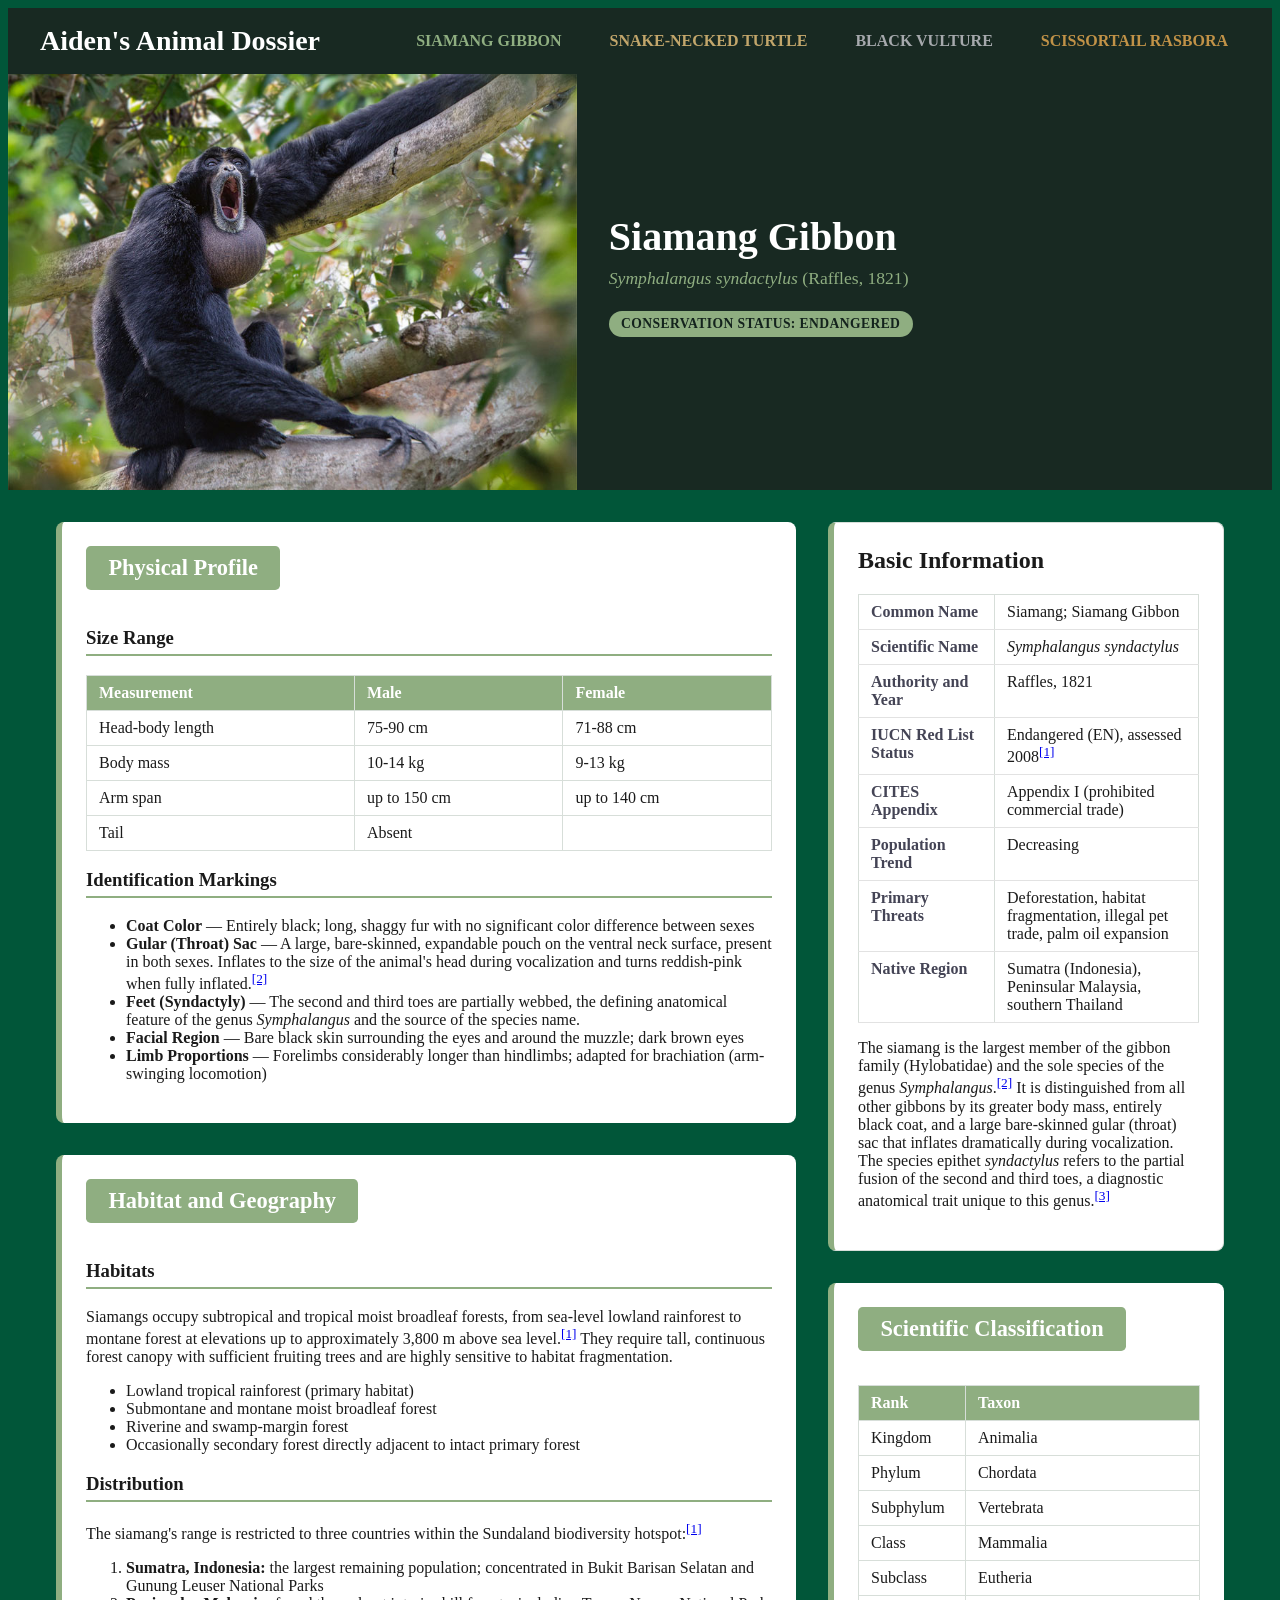
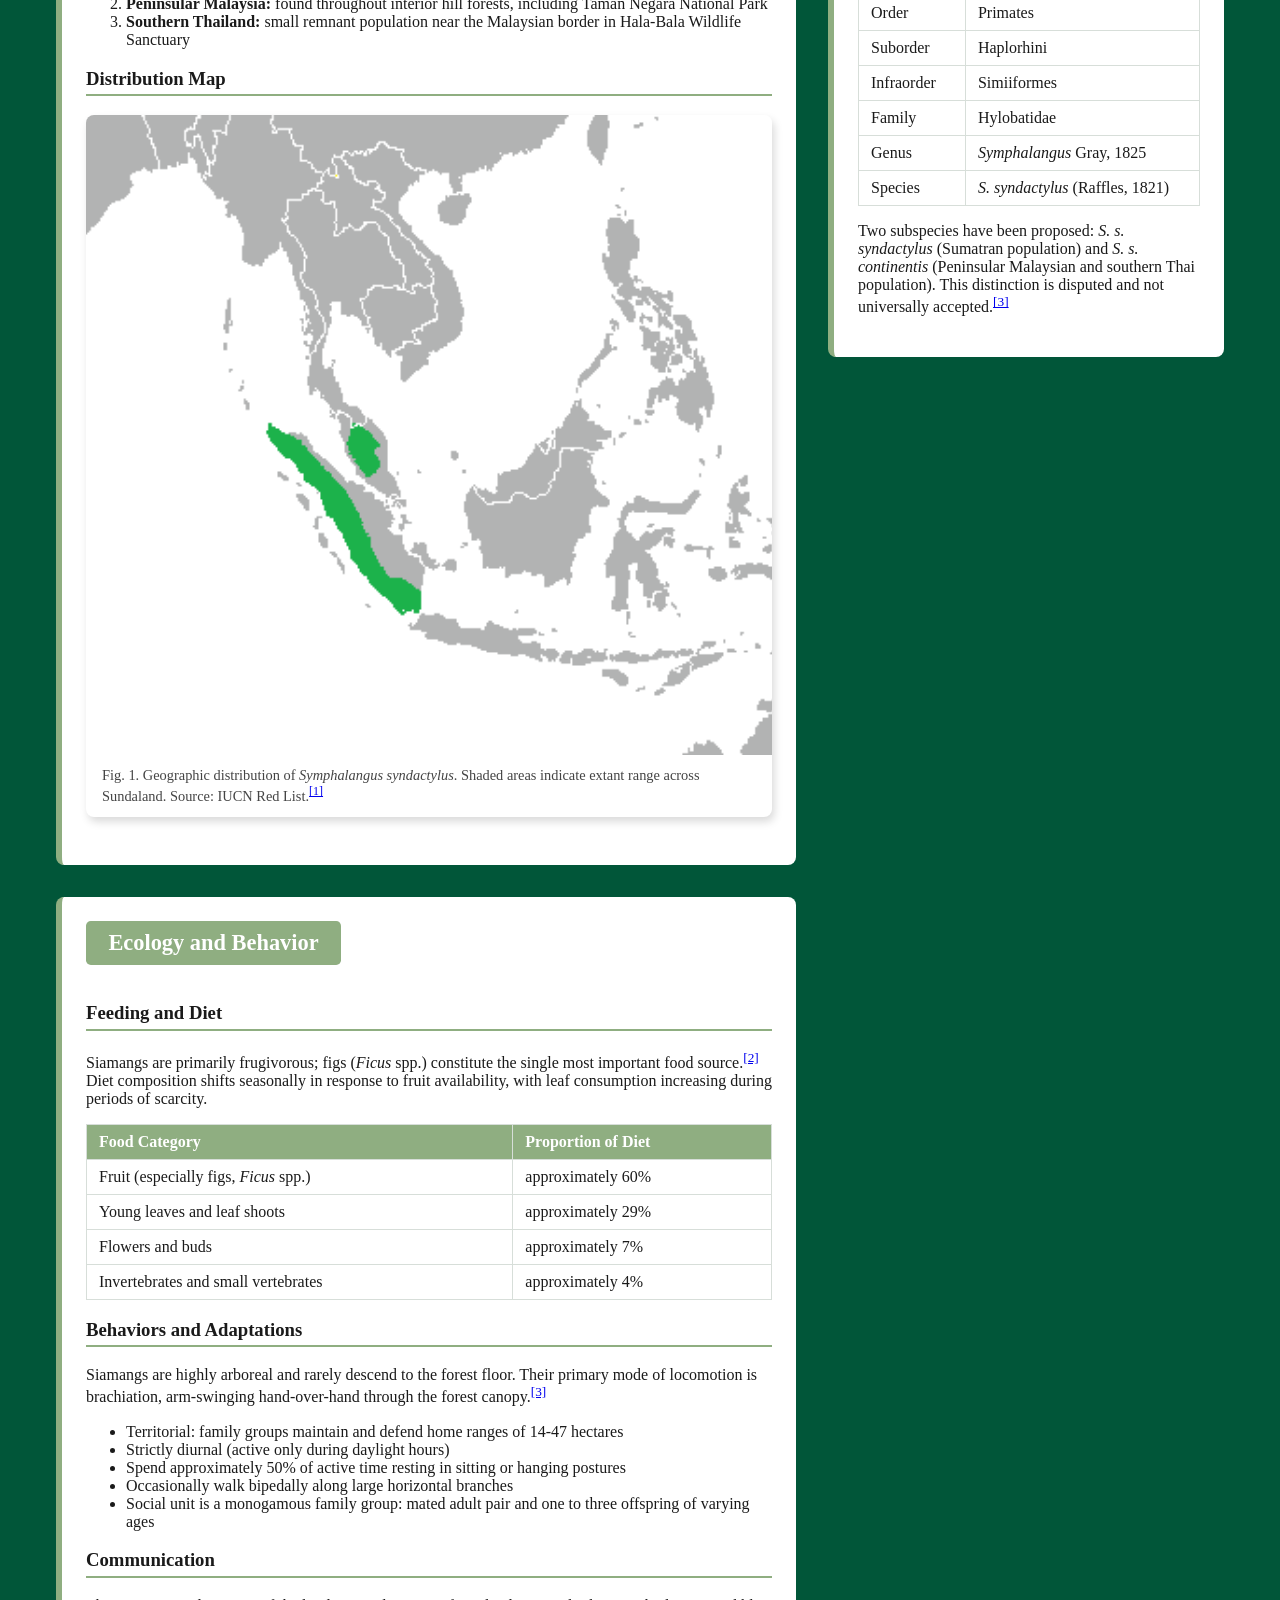
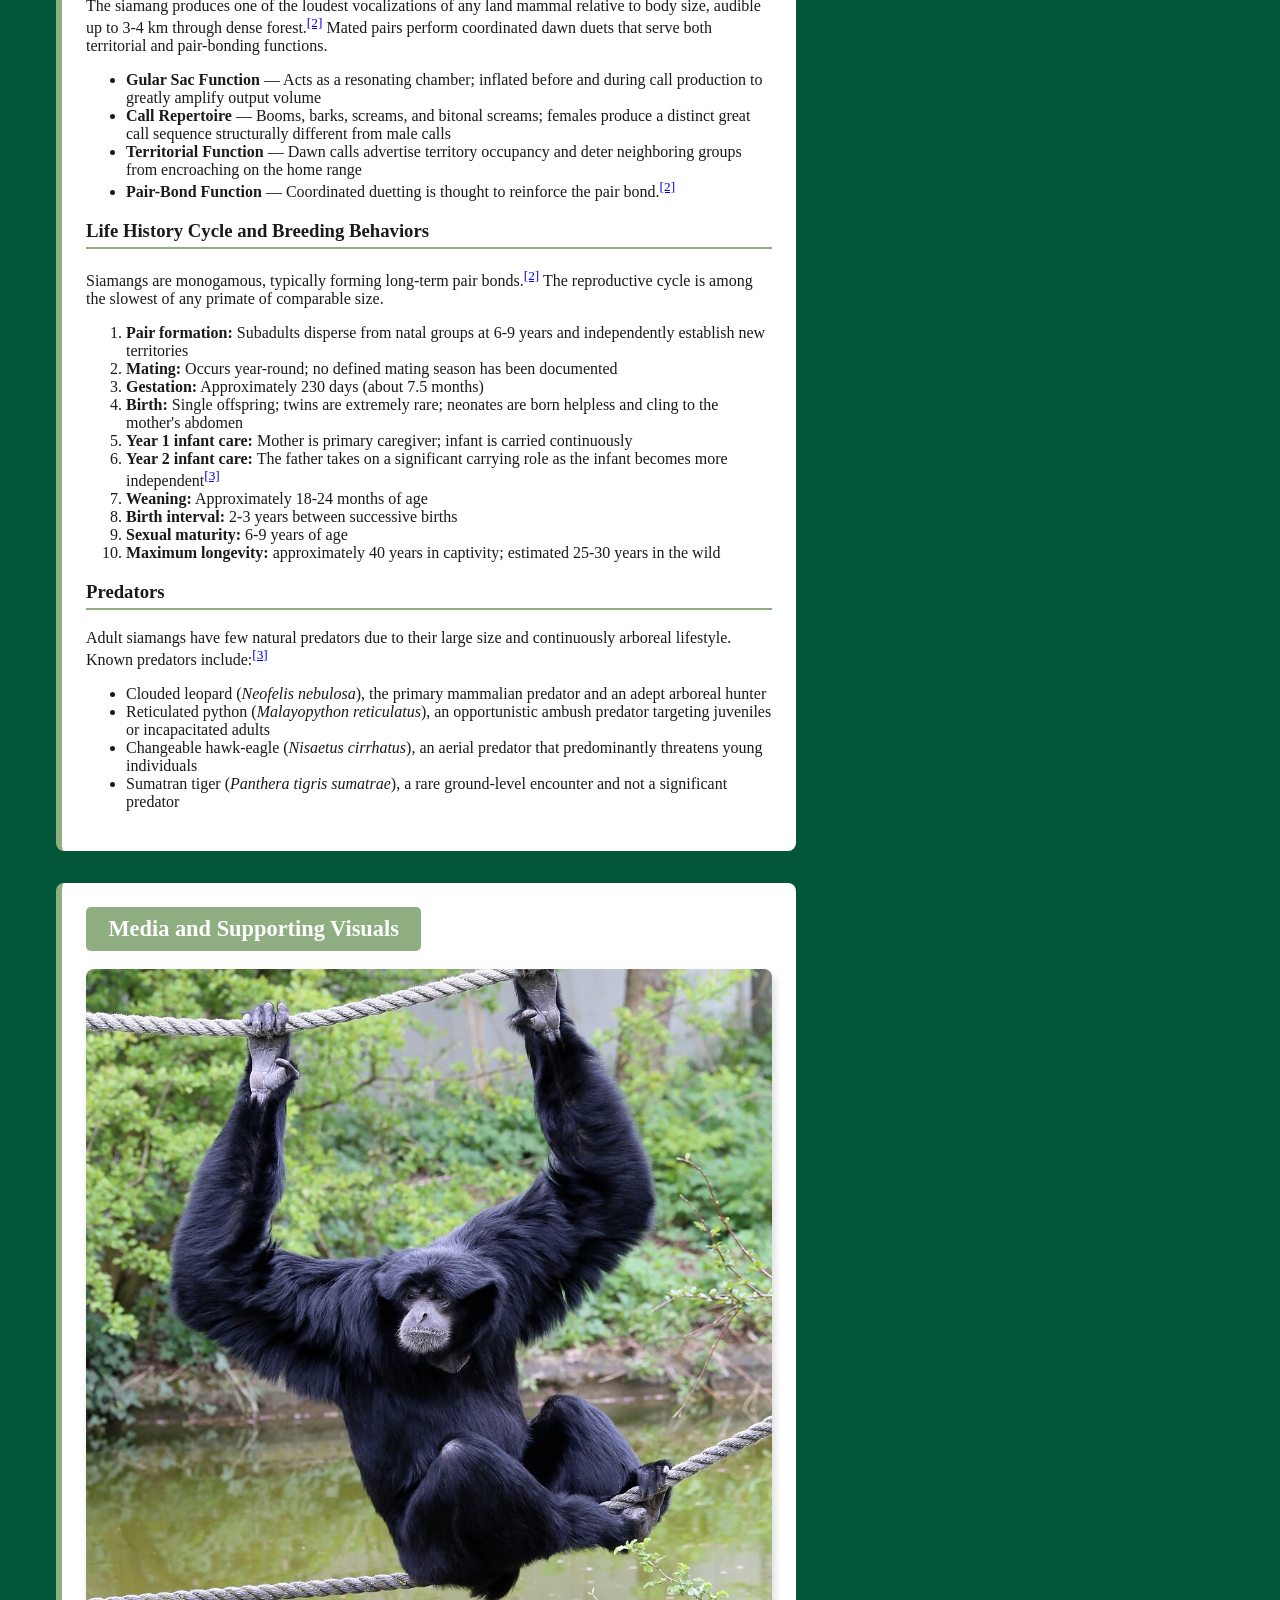
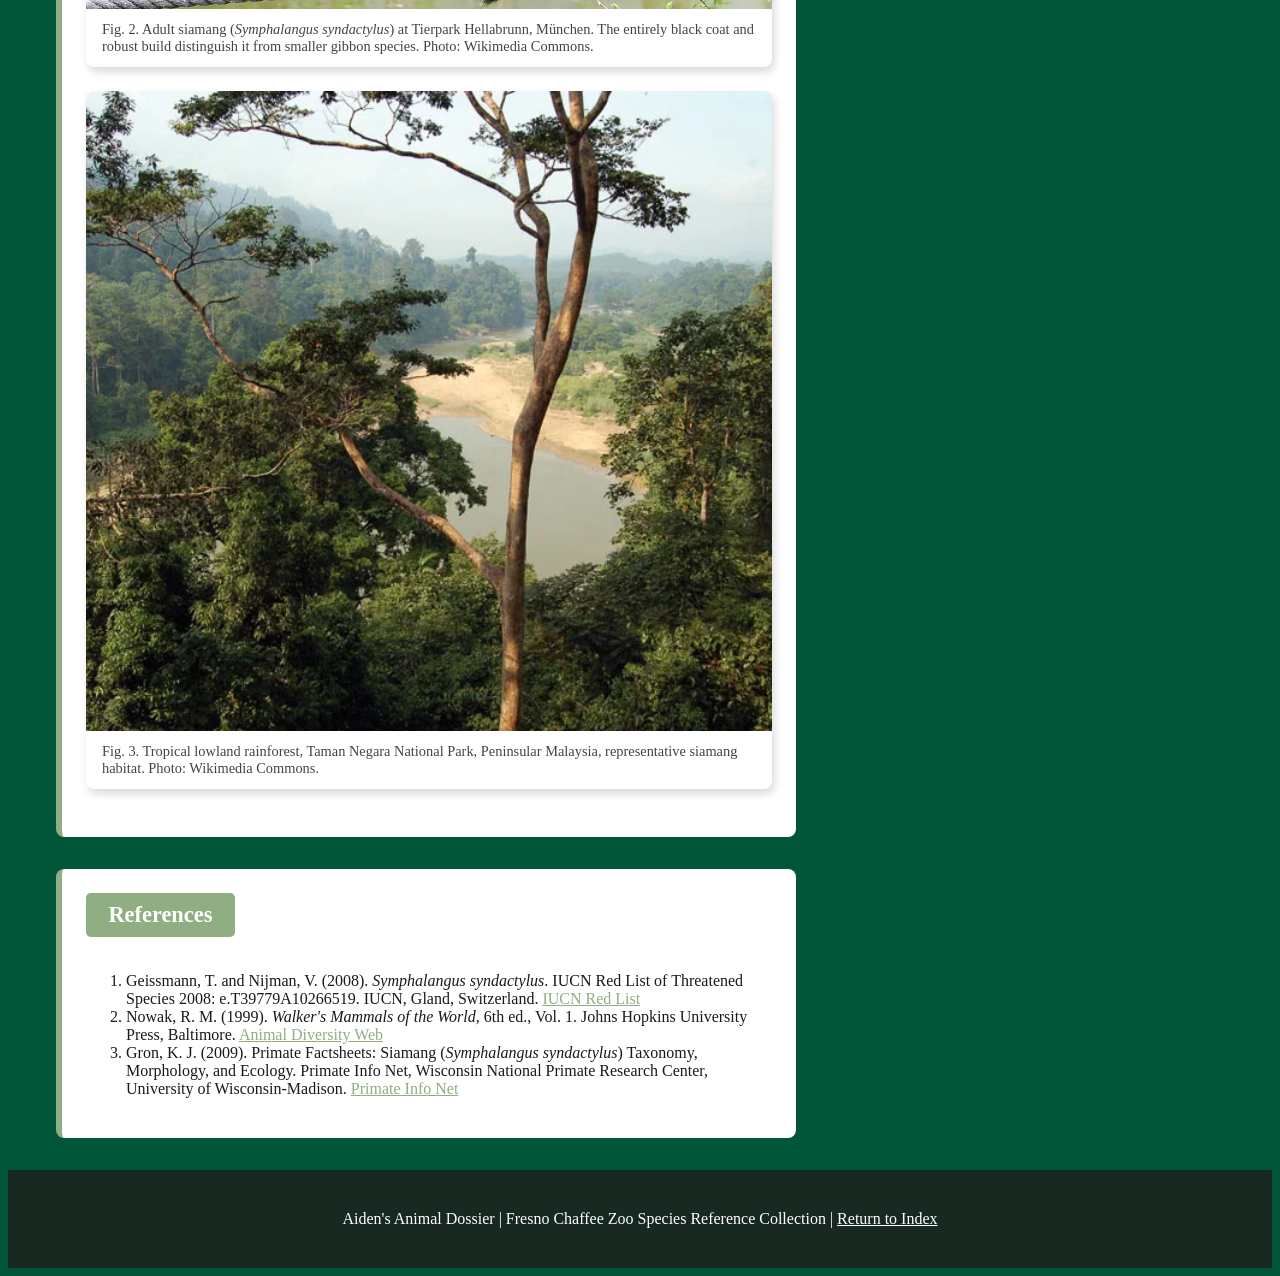
<file: siamang.html>
﻿<!DOCTYPE html>
<html lang="en">

<head>
    <meta charset="UTF-8">
    <meta name="viewport" content="width=device-width, initial-scale=1.0">
    <title>Siamang Gibbon Aiden's Animal Dossier</title>
    <link rel="stylesheet" href="styles.css">
</head>

<body class="animal-page theme-siamang">

    <header id="site-header">
        <a href="index.html" class="site-title">Aiden's Animal Dossier</a>
        <nav id="main-nav" role="main-nav">
            <a href="siamang.html" class="nav-button">Siamang Gibbon</a>
            <a href="snaketurtle.html" class="nav-button">Snake-necked Turtle</a>
            <a href="blackvltr.html" class="nav-button">Black Vulture</a>
            <a href="scissortailrsba.html" class="nav-button">Scissortail Rasbora</a>
        </nav>
    </header>

    <section class="hero">
        <img src="Siamang.jpg"
            alt="A siamang sitting on a tree while singing and grasping onto a tree branch">
        <div class="hero-text">
            <h1>Siamang Gibbon</h1>
            <p class="scientific-name"><em>Symphalangus syndactylus</em> (Raffles, 1821)</p>
            <p class="status-badge">Conservation Status: Endangered</p>
        </div>
    </section>

    <main>
        <article>
            <div class="sidebar">
            <aside id="overview">
                <h2>Basic Information</h2>
                <table>
                    <tbody>
                        <tr>
                            <th scope="row">Common Name</th>
                            <td>Siamang; Siamang Gibbon</td>
                        </tr>
                        <tr>
                            <th scope="row">Scientific Name</th>
                            <td><em>Symphalangus syndactylus</em></td>
                        </tr>
                        <tr>
                            <th scope="row">Authority and Year</th>
                            <td>Raffles, 1821</td>
                        </tr>
                        <tr>
                            <th scope="row">IUCN Red List Status</th>
                            <td>Endangered (EN), assessed 2008<sup><a href="#ref-1">[1]</a></sup></td>
                        </tr>
                        <tr>
                            <th scope="row">CITES Appendix</th>
                            <td>Appendix I (prohibited commercial trade)</td>
                        </tr>
                        <tr>
                            <th scope="row">Population Trend</th>
                            <td>Decreasing</td>
                        </tr>
                        <tr>
                            <th scope="row">Primary Threats</th>
                            <td>Deforestation, habitat fragmentation, illegal pet trade, palm oil expansion</td>
                        </tr>
                        <tr>
                            <th scope="row">Native Region</th>
                            <td>Sumatra (Indonesia), Peninsular Malaysia, southern Thailand</td>
                        </tr>
                    </tbody>
                </table>

                <p>
                    The siamang is the largest member of the gibbon family (Hylobatidae) and the sole
                    species of the genus <em>Symphalangus</em>.<sup><a href="#ref-2">[2]</a></sup>
                    It is distinguished from all other gibbons by its greater body mass, entirely black coat,
                    and a large bare-skinned gular (throat) sac that inflates dramatically during vocalization.
                    The species epithet <em>syndactylus</em> refers to the partial fusion of the second and
                    third toes, a diagnostic anatomical trait unique to this genus.<sup><a href="#ref-3"
                           >[3]</a></sup>
                </p>
            </aside>

            <section id="classification">
                <h2>Scientific Classification</h2>
                <table>
                    <thead>
                        <tr>
                            <th>Rank</th>
                            <th>Taxon</th>
                        </tr>
                    </thead>
                    <tbody>
                        <tr>
                            <td>Kingdom</td>
                            <td>Animalia</td>
                        </tr>
                        <tr>
                            <td>Phylum</td>
                            <td>Chordata</td>
                        </tr>
                        <tr>
                            <td>Subphylum</td>
                            <td>Vertebrata</td>
                        </tr>
                        <tr>
                            <td>Class</td>
                            <td>Mammalia</td>
                        </tr>
                        <tr>
                            <td>Subclass</td>
                            <td>Eutheria</td>
                        </tr>
                        <tr>
                            <td>Order</td>
                            <td>Primates</td>
                        </tr>
                        <tr>
                            <td>Suborder</td>
                            <td>Haplorhini</td>
                        </tr>
                        <tr>
                            <td>Infraorder</td>
                            <td>Simiiformes</td>
                        </tr>
                        <tr>
                            <td>Family</td>
                            <td>Hylobatidae</td>
                        </tr>
                        <tr>
                            <td>Genus</td>
                            <td><em>Symphalangus</em> Gray, 1825</td>
                        </tr>
                        <tr>
                            <td>Species</td>
                            <td><em>S. syndactylus</em> (Raffles, 1821)</td>
                        </tr>
                    </tbody>
                </table>
                <p>
                    Two subspecies have been proposed: <em>S. s. syndactylus</em> (Sumatran population)
                    and <em>S. s. continentis</em> (Peninsular Malaysian and southern Thai population).
                    This distinction is disputed and not universally accepted.<sup><a href="#ref-3">[3]</a></sup>
                </p>
            </section>

            </div>

            <div class="main-content">
            <section id="physical">
                <h2>Physical Profile</h2>

                <h3>Size Range</h3>
                <table>
                    <thead>
                        <tr>
                            <th>Measurement</th>
                            <th>Male</th>
                            <th>Female</th>
                        </tr>
                    </thead>
                    <tbody>
                        <tr>
                            <td>Head-body length</td>
                            <td>75-90 cm</td>
                            <td>71-88 cm</td>
                        </tr>
                        <tr>
                            <td>Body mass</td>
                            <td>10-14 kg</td>
                            <td>9-13 kg</td>
                        </tr>
                        <tr>
                            <td>Arm span</td>
                            <td>up to 150 cm</td>
                            <td>up to 140 cm</td>
                        </tr>
                        <tr>
                            <td>Tail</td>
                            <td>Absent</td>
                            <td>  </td>
                        </tr>
                    </tbody>
                </table>

                <h3>Identification Markings</h3>
                <ul>
                    <li><strong>Coat Color</strong> —
                        Entirely black; long, shaggy fur with no significant color difference between sexes
                    </li>

                    <li><strong>Gular (Throat) Sac</strong> —
                        A large, bare-skinned, expandable pouch on the ventral neck surface, present in
                        both sexes. Inflates to the size of the animal's head during vocalization and turns
                        reddish-pink when fully inflated.<sup><a href="#ref-2">[2]</a></sup>
                    </li>

                    <li><strong>Feet (Syndactyly)</strong> —
                        The second and third toes are partially webbed, the defining anatomical
                        feature of the genus <em>Symphalangus</em> and the source of the species name.
                    </li>

                    <li><strong>Facial Region</strong> —
                        Bare black skin surrounding the eyes and around the muzzle; dark brown eyes
                    </li>

                    <li><strong>Limb Proportions</strong> —
                        Forelimbs considerably longer than hindlimbs; adapted for brachiation (arm-swinging
                            locomotion)
                    </li>
                </ul>
            </section>

            <section id="habitat">
                <h2>Habitat and Geography</h2>

                <h3>Habitats</h3>
                <p>
                    Siamangs occupy subtropical and tropical moist broadleaf forests, from sea-level
                    lowland rainforest to montane forest at elevations up to approximately 3,800 m
                    above sea level.<sup><a href="#ref-1">[1]</a></sup> They require tall,
                    continuous forest canopy with sufficient fruiting trees and are highly sensitive to
                    habitat fragmentation.
                </p>
                <ul>
                    <li>Lowland tropical rainforest (primary habitat)</li>
                    <li>Submontane and montane moist broadleaf forest</li>
                    <li>Riverine and swamp-margin forest</li>
                    <li>Occasionally secondary forest directly adjacent to intact primary forest</li>
                </ul>

                <h3>Distribution</h3>
                <p>
                    The siamang's range is restricted to three countries within the Sundaland
                    biodiversity hotspot:<sup><a href="#ref-1">[1]</a></sup>
                </p>
                <ol>
                    <li>
                        <strong>Sumatra, Indonesia:</strong> the largest remaining population;
                        concentrated in Bukit Barisan Selatan and Gunung Leuser National Parks
                    </li>
                    <li>
                        <strong>Peninsular Malaysia:</strong> found throughout interior hill
                        forests, including Taman Negara National Park
                    </li>
                    <li>
                        <strong>Southern Thailand:</strong> small remnant population near the
                        Malaysian border in Hala-Bala Wildlife Sanctuary
                    </li>
                </ol>

                <h3>Distribution Map</h3>
                <section>
                    <img src="siamang_distribution_map.png"
                        alt="A distribution map of the two islands the siamang resides" width="480">
                    <p>
                        Fig. 1. Geographic distribution of <em>Symphalangus syndactylus</em>. Shaded
                        areas indicate extant range across Sundaland. Source: IUCN Red List.<sup><a href="#ref-1"
                               >[1]</a></sup>
                    </p>
                </section>
            </section>

            <section id="ecology">
                <h2>Ecology and Behavior</h2>

                <h3>Feeding and Diet</h3>
                <p>
                    Siamangs are primarily frugivorous; figs (<em>Ficus</em> spp.) constitute the single
                    most important food source.<sup><a href="#ref-2">[2]</a></sup> Diet
                    composition shifts seasonally in response to fruit availability, with leaf consumption
                    increasing during periods of scarcity.
                </p>
                <table>
                    <thead>
                        <tr>
                            <th>Food Category</th>
                            <th>Proportion of Diet</th>
                        </tr>
                    </thead>
                    <tbody>
                        <tr>
                            <td>Fruit (especially figs, <em>Ficus</em> spp.)</td>
                            <td>approximately 60%</td>
                        </tr>
                        <tr>
                            <td>Young leaves and leaf shoots</td>
                            <td>approximately 29%</td>
                        </tr>
                        <tr>
                            <td>Flowers and buds</td>
                            <td>approximately 7%</td>
                        </tr>
                        <tr>
                            <td>Invertebrates and small vertebrates</td>
                            <td>approximately 4%</td>
                        </tr>
                    </tbody>
                </table>

                <h3>Behaviors and Adaptations</h3>
                <p>
                    Siamangs are highly arboreal and rarely descend to the forest floor. Their primary
                    mode of locomotion is brachiation, arm-swinging hand-over-hand through the
                    forest canopy.<sup><a href="#ref-3">[3]</a></sup>
                </p>
                <ul>
                    <li>Territorial: family groups maintain and defend home ranges of 14-47 hectares</li>
                    <li>Strictly diurnal (active only during daylight hours)</li>
                    <li>Spend approximately 50% of active time resting in sitting or hanging postures</li>
                    <li>Occasionally walk bipedally along large horizontal branches</li>
                    <li>Social unit is a monogamous family group: mated adult pair and one to three offspring of varying
                        ages</li>
                </ul>

                <h3>Communication</h3>
                <p>
                    The siamang produces one of the loudest vocalizations of any land mammal relative to
                    body size, audible up to 3-4 km through dense forest.<sup><a href="#ref-2"
                           >[2]</a></sup>
                    Mated pairs perform coordinated dawn duets that serve both territorial and pair-bonding functions.
                </p>
                <ul>
                    <li><strong>Gular Sac Function</strong> —
                        Acts as a resonating chamber; inflated before and during call production to greatly amplify
                            output volume
                    </li>

                    <li><strong>Call Repertoire</strong> —
                        Booms, barks, screams, and bitonal screams; females produce a distinct
                        great call sequence structurally different from male calls
                    </li>

                    <li><strong>Territorial Function</strong> —
                        Dawn calls advertise territory occupancy and deter neighboring groups from encroaching on
                            the
                            home range
                    </li>

                    <li><strong>Pair-Bond Function</strong> —
                        Coordinated duetting is thought to reinforce the pair bond.<sup><a href="#ref-2">[2]</a></sup>
                    </li>
                </ul>

                <h3>Life History Cycle and Breeding Behaviors</h3>
                <p>
                    Siamangs are monogamous, typically forming long-term pair bonds.<sup><a href="#ref-2">[2]</a></sup> The reproductive cycle is among
                    the slowest of any primate of comparable size.
                </p>
                <ol>
                    <li><strong>Pair formation:</strong> Subadults disperse from natal groups at 6-9 years and
                        independently establish new territories</li>
                    <li><strong>Mating:</strong> Occurs year-round; no defined mating season has been documented</li>
                    <li><strong>Gestation:</strong> Approximately 230 days (about 7.5 months)</li>
                    <li><strong>Birth:</strong> Single offspring; twins are extremely rare; neonates are born helpless
                        and cling to the mother's abdomen</li>
                    <li><strong>Year 1 infant care:</strong> Mother is primary caregiver; infant is carried continuously
                    </li>
                    <li><strong>Year 2 infant care:</strong> The father takes on a significant carrying role as the infant becomes more independent<sup><a href="#ref-3">[3]</a></sup></li>
                    <li><strong>Weaning:</strong> Approximately 18-24 months of age</li>
                    <li><strong>Birth interval:</strong> 2-3 years between successive births</li>
                    <li><strong>Sexual maturity:</strong> 6-9 years of age</li>
                    <li><strong>Maximum longevity:</strong> approximately 40 years in captivity; estimated 25-30 years
                        in the wild</li>
                </ol>

                <h3>Predators</h3>
                <p>
                    Adult siamangs have few natural predators due to their large size and continuously
                    arboreal lifestyle. Known predators include:<sup><a href="#ref-3">[3]</a></sup>
                </p>
                <ul>
                    <li>Clouded leopard (<em>Neofelis nebulosa</em>), the primary mammalian predator and an adept
                        arboreal hunter</li>
                    <li>Reticulated python (<em>Malayopython reticulatus</em>), an opportunistic ambush predator
                        targeting juveniles or incapacitated adults</li>
                    <li>Changeable hawk-eagle (<em>Nisaetus cirrhatus</em>), an aerial predator that predominantly
                        threatens young individuals</li>
                    <li>Sumatran tiger (<em>Panthera tigris sumatrae</em>), a rare ground-level encounter and not a
                        significant predator</li>
                </ul>
            </section>

            <section id="media">
                <h2>Media and Supporting Visuals</h2>

                <section>
                    <img src="siamang_hanging_rope.jpg"
                        alt="An adult siamang hanging from a rope with its arms and supporting itself with its feet on a separate rope"
                        width="480">
                    <p>
                        Fig. 2. Adult siamang (<em>Symphalangus syndactylus</em>) at Tierpark Hellabrunn, München.
                        The entirely black coat and robust build distinguish it from smaller gibbon species.
                        Photo: Wikimedia Commons.
                    </p>
                </section>

                <section>
                    <img src="Taman_Rainforest.webp" alt="A photo of the Taman Rainforest in Malaysia's Peninsula"
                        width="480">
                    <p>
                        Fig. 3. Tropical lowland rainforest, Taman Negara National Park, Peninsular
                        Malaysia, representative siamang habitat. Photo: Wikimedia Commons.
                    </p>
                </section>
            </section>

            <section id="references">
                <h2>References</h2>
                <ol>
                    <li id="ref-1">Geissmann, T. and Nijman, V. (2008). <em>Symphalangus syndactylus</em>. IUCN Red List
                        of Threatened Species 2008: e.T39779A10266519. IUCN, Gland, Switzerland. <a
                            href="https://www.iucnredlist.org/species/39779/17967873">IUCN Red List</a></li>
                    <li id="ref-2">Nowak, R. M. (1999). <em>Walker's Mammals of the World</em>, 6th ed., Vol. 1. Johns
                        Hopkins University Press, Baltimore. <a
                            href="https://animaldiversity.org/accounts/Symphalangus_syndactylus/">Animal Diversity
                            Web</a>
                    </li>
                    <li id="ref-3">Gron, K. J. (2009). Primate Factsheets: Siamang (<em>Symphalangus syndactylus</em>)
                        Taxonomy, Morphology, and Ecology. Primate Info Net, Wisconsin National Primate Research Center,
                        University of Wisconsin-Madison. <a href="https://primate.wisc.edu/primate-info-net/pin-factsheets/pin-factsheet-siamang/">Primate Info Net</a>
                    </li>
                </ol>
            </section>

            </div>
        </article>
    </main>

    <footer>
        <p>Aiden's Animal Dossier | Fresno Chaffee Zoo Species Reference Collection | <a href="index.html">Return to
                Index</a></p>
    </footer>

</body>

</html>
</file>
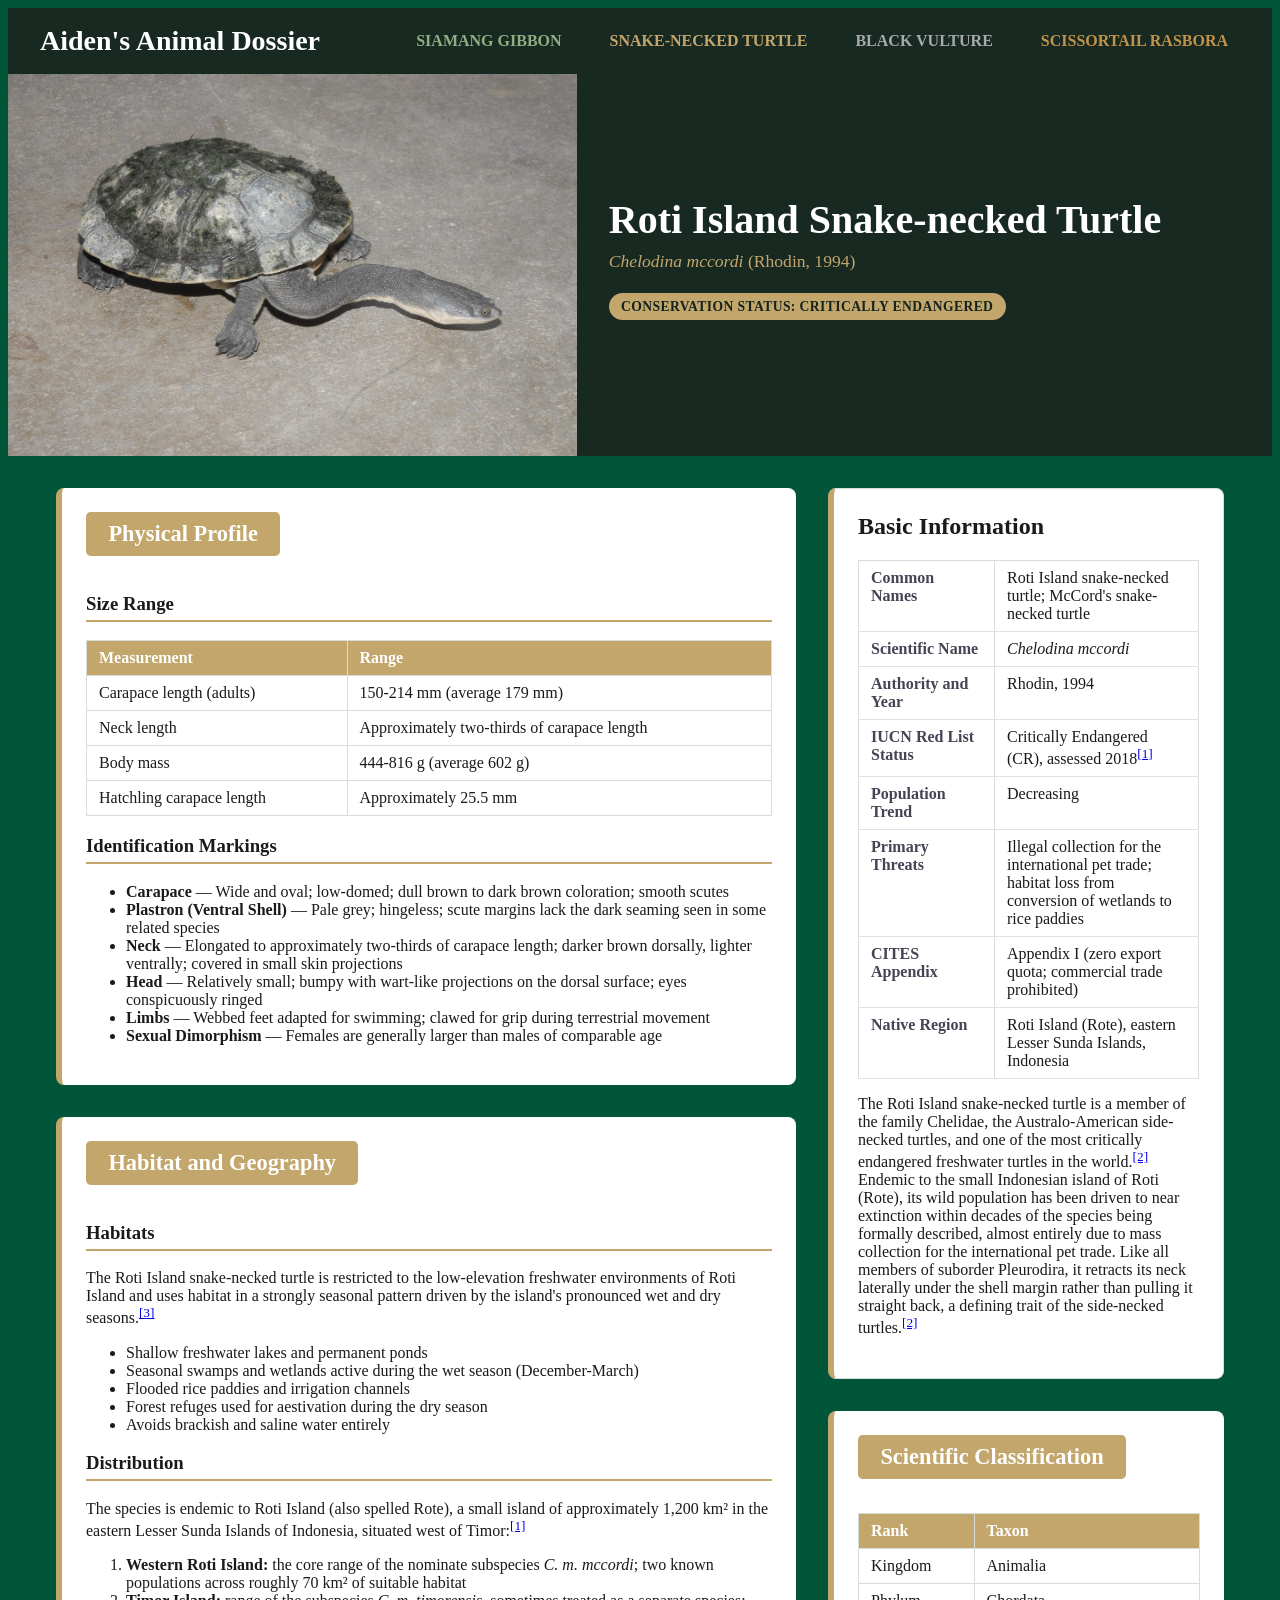
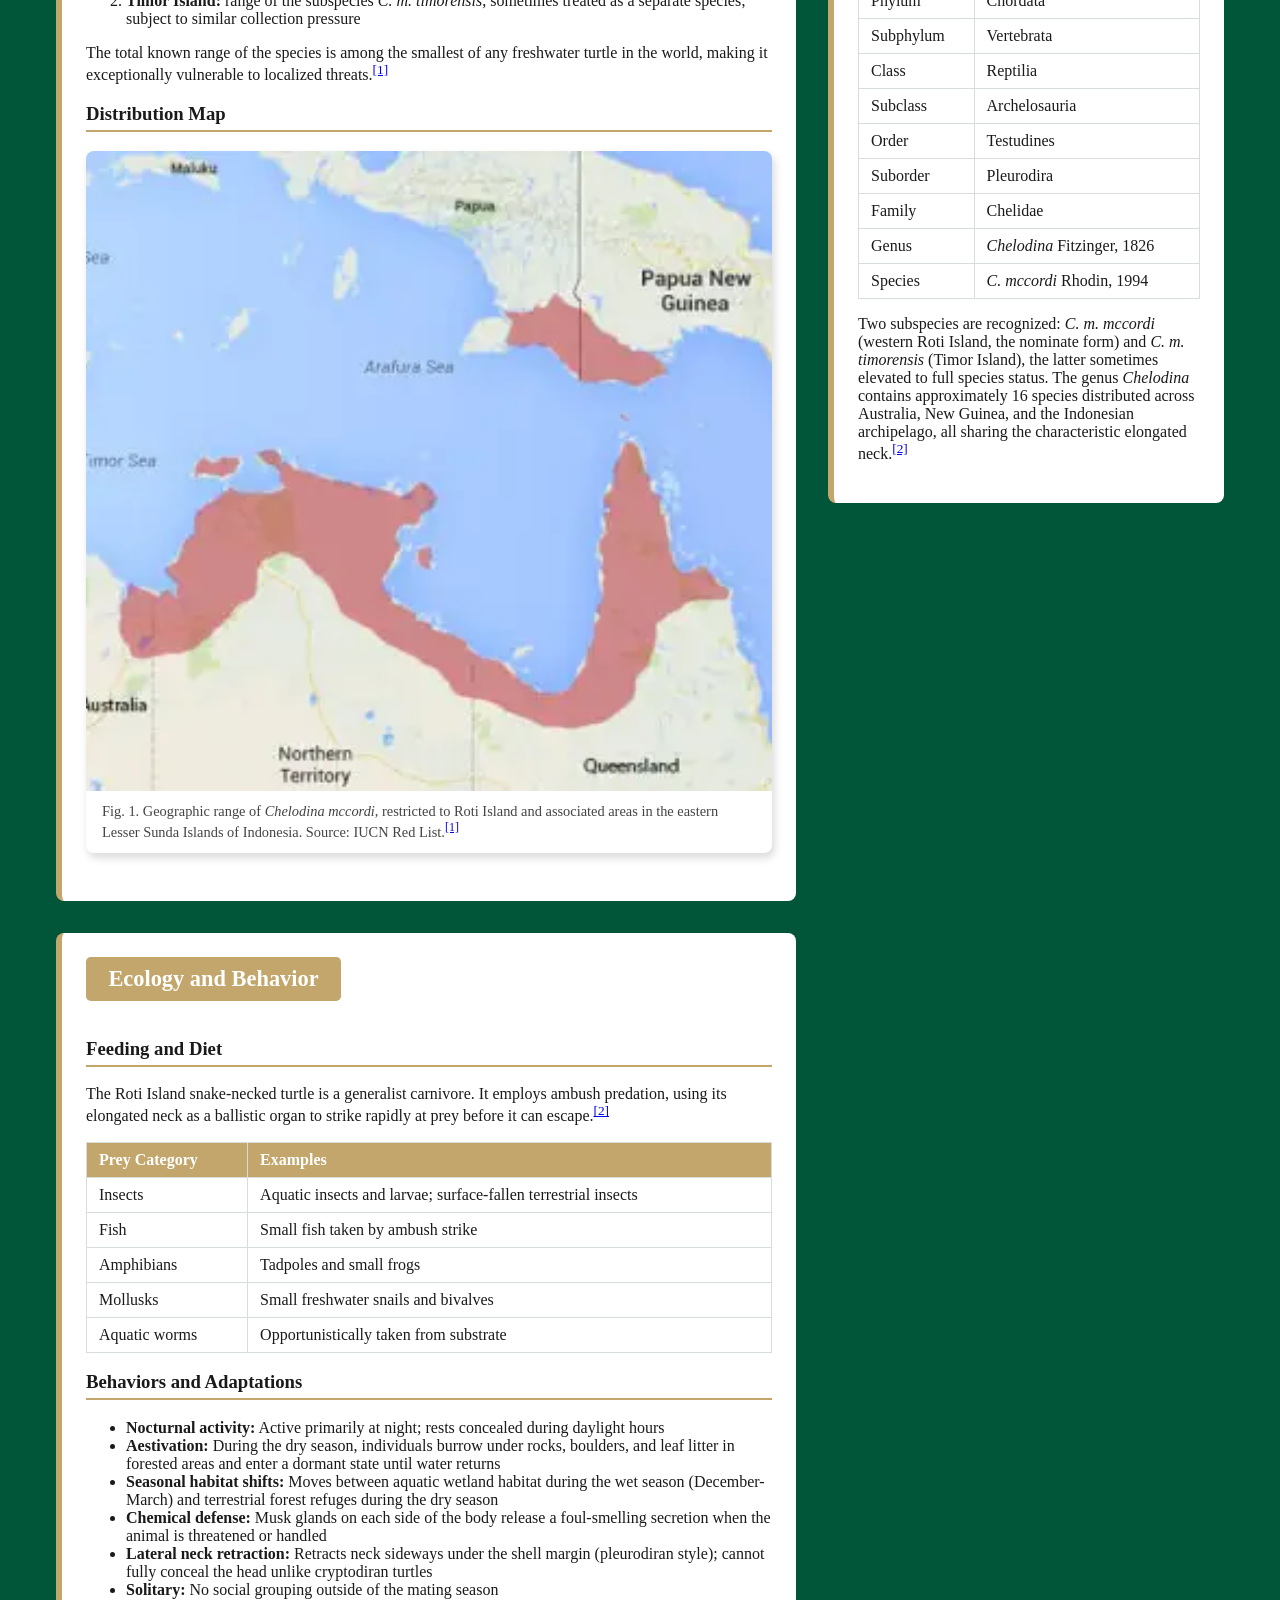
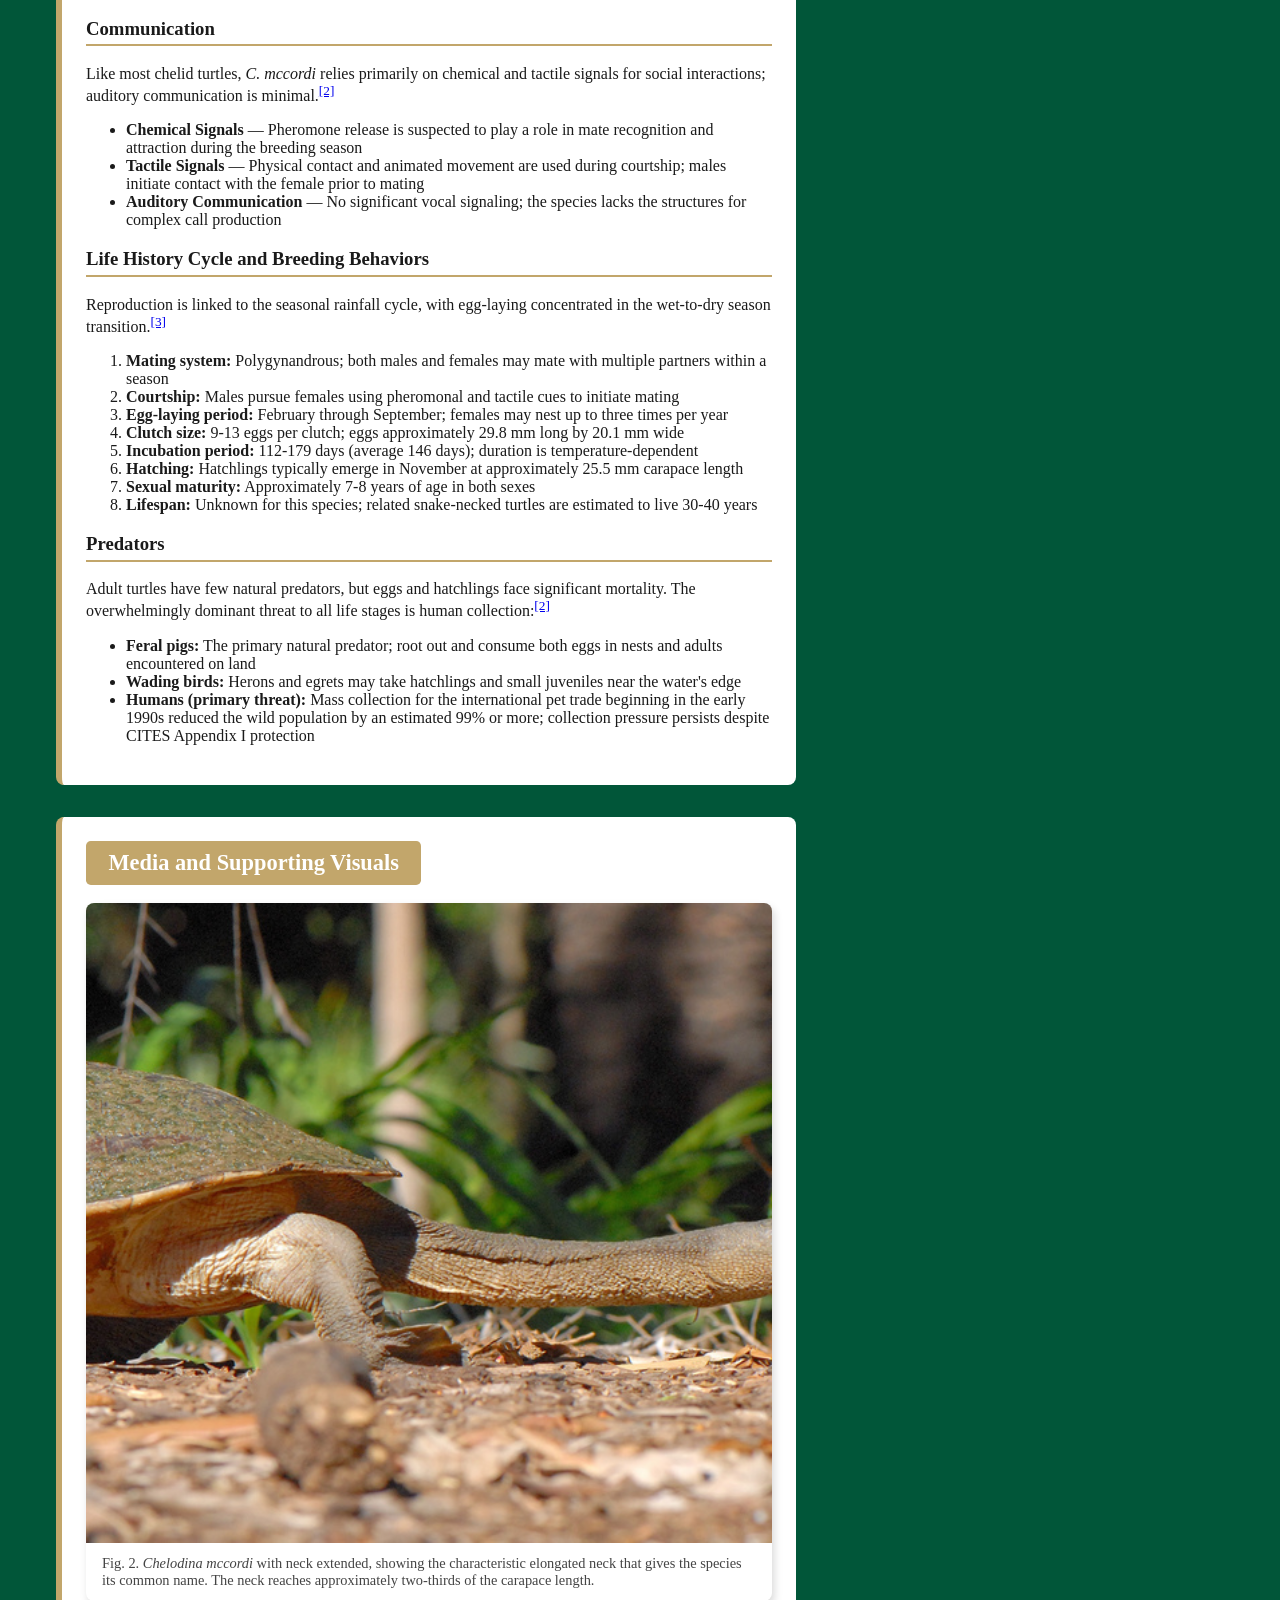
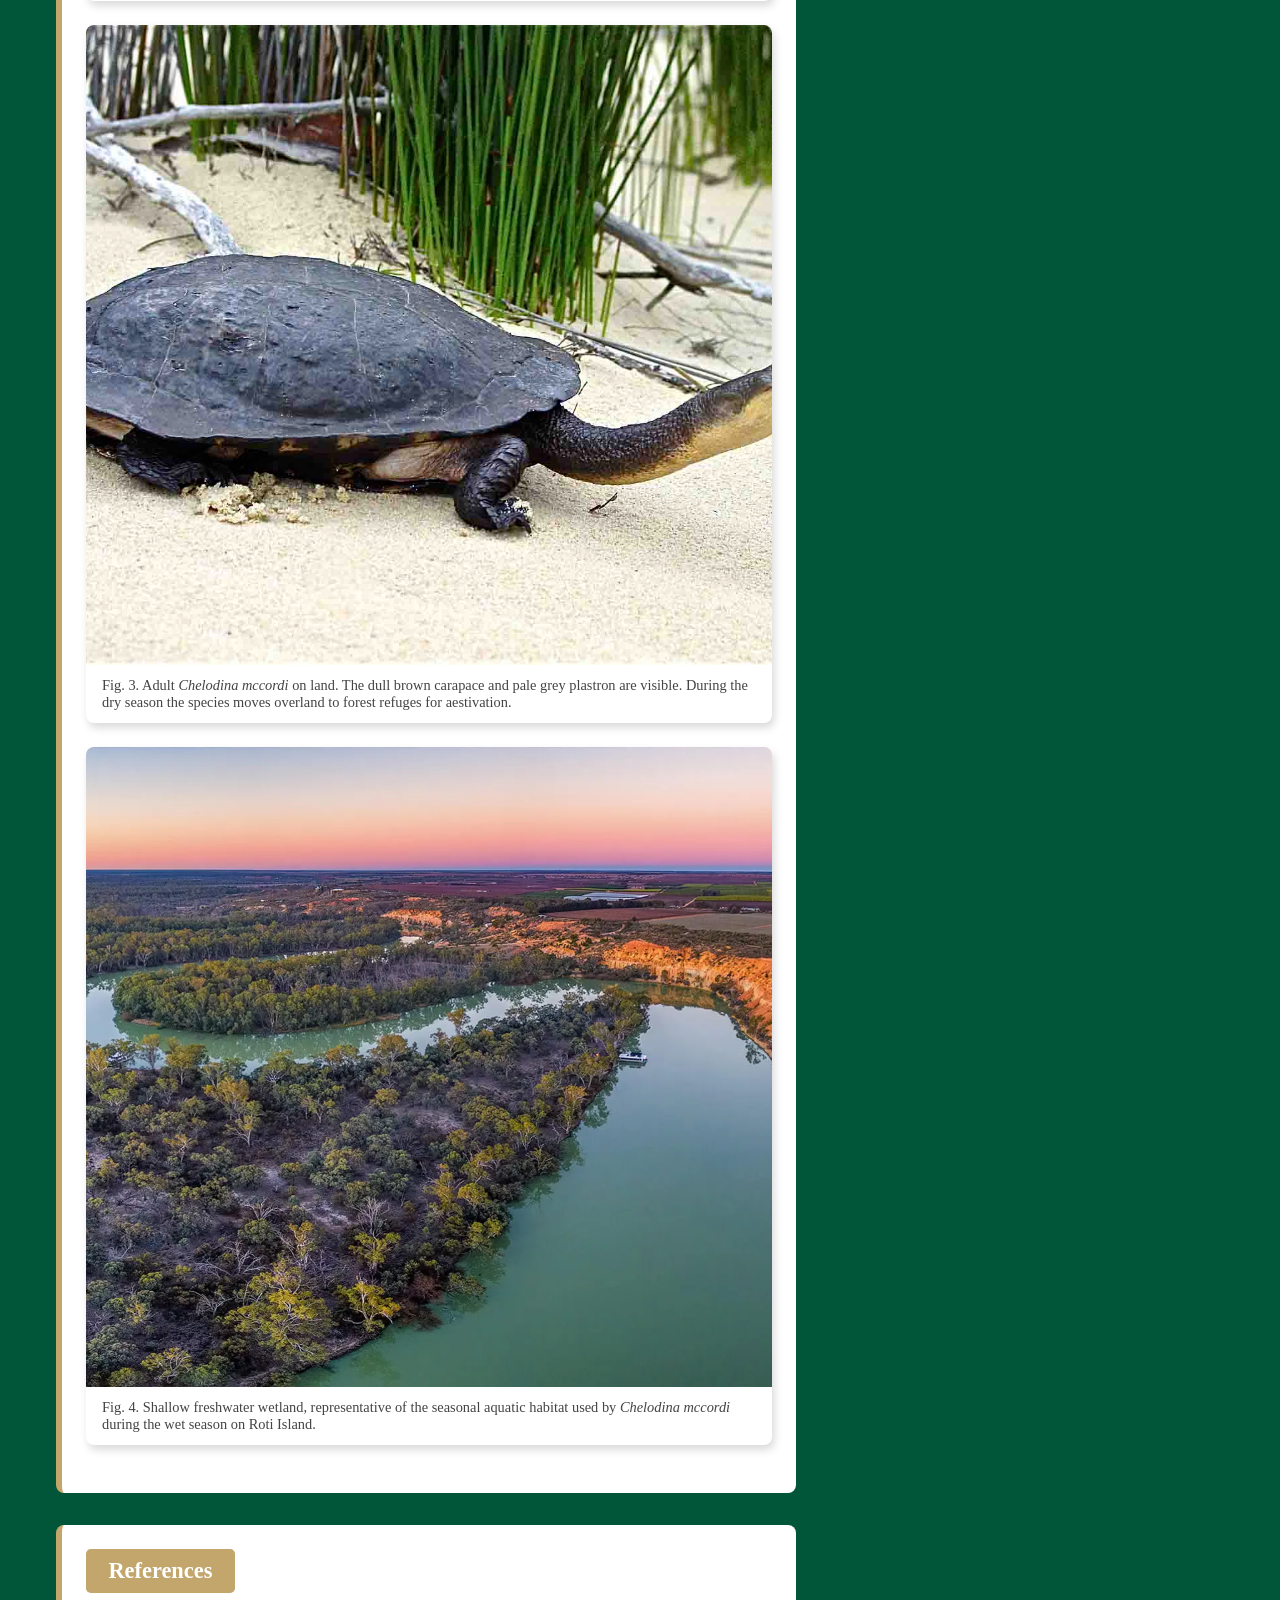
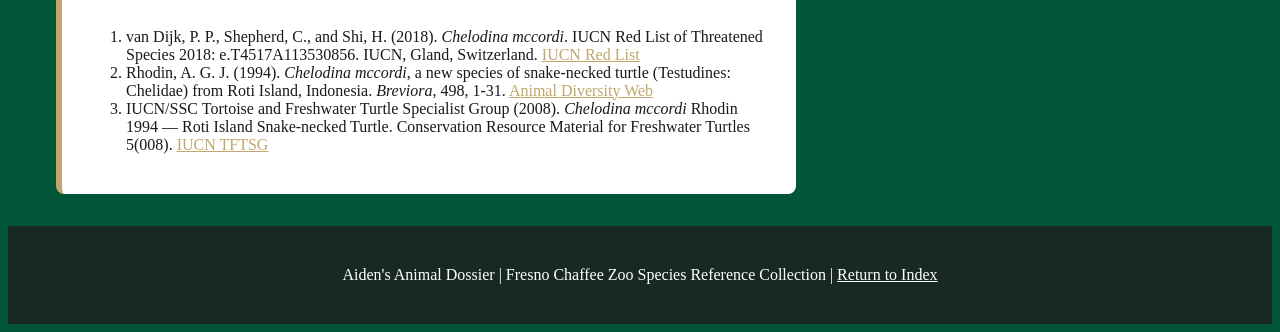
<file: snaketurtle.html>
﻿<!DOCTYPE html>
<html lang="en">

<head>
    <meta charset="UTF-8">
    <meta name="viewport" content="width=device-width, initial-scale=1.0">
    <title>Roti Island Snake-necked Turtle Aiden's Animal Dossier</title>
    <link rel="stylesheet" href="styles.css">
</head>

<body class="animal-page theme-turtle">

    <header id="site-header">
        <a href="index.html" class="site-title">Aiden's Animal Dossier</a>
        <nav id="main-nav" role="main-nav">
            <a href="siamang.html" class="nav-button">Siamang Gibbon</a>
            <a href="snaketurtle.html" class="nav-button">Snake-necked Turtle</a>
            <a href="blackvltr.html" class="nav-button">Black Vulture</a>
            <a href="scissortailrsba.html" class="nav-button">Scissortail Rasbora</a>
        </nav>
    </header>

    <section class="hero">
        <img src="SnakeNeckedTurtle.jpg"
            alt="A Snake-necked turtle standing on the dry floor with its neck out">
        <div class="hero-text">
            <h1>Roti Island Snake-necked Turtle</h1>
            <p class="scientific-name"><em>Chelodina mccordi</em> (Rhodin, 1994)</p>
            <p class="status-badge">Conservation Status: Critically Endangered</p>
        </div>
    </section>

    <main>
        <article>
            <div class="sidebar">
            <aside id="overview">
                <h2>Basic Information</h2>
                <table>
                    <tbody>
                        <tr>
                            <th scope="row">Common Names</th>
                            <td>Roti Island snake-necked turtle; McCord's snake-necked turtle</td>
                        </tr>
                        <tr>
                            <th scope="row">Scientific Name</th>
                            <td><em>Chelodina mccordi</em></td>
                        </tr>
                        <tr>
                            <th scope="row">Authority and Year</th>
                            <td>Rhodin, 1994</td>
                        </tr>
                        <tr>
                            <th scope="row">IUCN Red List Status</th>
                            <td>Critically Endangered (CR), assessed 2018<sup><a href="#ref-1">[1]</a></sup></td>
                        </tr>
                        <tr>
                            <th scope="row">Population Trend</th>
                            <td>Decreasing</td>
                        </tr>
                        <tr>
                            <th scope="row">Primary Threats</th>
                            <td>Illegal collection for the international pet trade; habitat loss from conversion
                                of wetlands to rice paddies</td>
                        </tr>
                        <tr>
                            <th scope="row">CITES Appendix</th>
                            <td>Appendix I (zero export quota; commercial trade prohibited)</td>
                        </tr>
                        <tr>
                            <th scope="row">Native Region</th>
                            <td>Roti Island (Rote), eastern Lesser Sunda Islands, Indonesia</td>
                        </tr>
                    </tbody>
                </table>

                <p>
                    The Roti Island snake-necked turtle is a member of the family Chelidae, the
                    Australo-American side-necked turtles, and one of the most critically endangered
                    freshwater turtles in the world.<sup><a href="#ref-2">[2]</a></sup>
                    Endemic to the small Indonesian island of Roti (Rote), its wild population has been
                    driven to near extinction within decades of the species being formally described, almost
                    entirely due to mass collection for the international pet trade. Like all members of
                    suborder Pleurodira, it retracts its neck laterally under the shell margin rather than
                    pulling it straight back, a defining trait of the side-necked turtles.<sup><a
                            href="#ref-2">[2]</a></sup>
                </p>
            </aside>

            <section id="classification">
                <h2>Scientific Classification</h2>
                <table>
                    <thead>
                        <tr>
                            <th>Rank</th>
                            <th>Taxon</th>
                        </tr>
                    </thead>
                    <tbody>
                        <tr>
                            <td>Kingdom</td>
                            <td>Animalia</td>
                        </tr>
                        <tr>
                            <td>Phylum</td>
                            <td>Chordata</td>
                        </tr>
                        <tr>
                            <td>Subphylum</td>
                            <td>Vertebrata</td>
                        </tr>
                        <tr>
                            <td>Class</td>
                            <td>Reptilia</td>
                        </tr>
                        <tr>
                            <td>Subclass</td>
                            <td>Archelosauria</td>
                        </tr>
                        <tr>
                            <td>Order</td>
                            <td>Testudines</td>
                        </tr>
                        <tr>
                            <td>Suborder</td>
                            <td>Pleurodira</td>
                        </tr>
                        <tr>
                            <td>Family</td>
                            <td>Chelidae</td>
                        </tr>
                        <tr>
                            <td>Genus</td>
                            <td><em>Chelodina</em> Fitzinger, 1826</td>
                        </tr>
                        <tr>
                            <td>Species</td>
                            <td><em>C. mccordi</em> Rhodin, 1994</td>
                        </tr>
                    </tbody>
                </table>
                <p>
                    Two subspecies are recognized: <em>C. m. mccordi</em> (western Roti Island, the nominate
                    form) and <em>C. m. timorensis</em> (Timor Island), the latter sometimes elevated to full
                    species status. The genus <em>Chelodina</em> contains approximately 16 species distributed
                    across Australia, New Guinea, and the Indonesian archipelago, all sharing the characteristic
                    elongated neck.<sup><a href="#ref-2">[2]</a></sup>
                </p>
            </section>

            </div>

            <div class="main-content">
            <section id="physical">
                <h2>Physical Profile</h2>

                <h3>Size Range</h3>
                <table>
                    <thead>
                        <tr>
                            <th>Measurement</th>
                            <th>Range</th>
                        </tr>
                    </thead>
                    <tbody>
                        <tr>
                            <td>Carapace length (adults)</td>
                            <td>150-214 mm (average 179 mm)</td>
                        </tr>
                        <tr>
                            <td>Neck length</td>
                            <td>Approximately two-thirds of carapace length</td>
                        </tr>
                        <tr>
                            <td>Body mass</td>
                            <td>444-816 g (average 602 g)</td>
                        </tr>
                        <tr>
                            <td>Hatchling carapace length</td>
                            <td>Approximately 25.5 mm</td>
                        </tr>
                    </tbody>
                </table>

                <h3>Identification Markings</h3>
                <ul>
                    <li><strong>Carapace</strong> —
                        Wide and oval; low-domed; dull brown to dark brown coloration; smooth scutes</li>

                    <li><strong>Plastron (Ventral Shell)</strong> —
                        Pale grey; hingeless; scute margins lack the dark seaming seen in some related species</li>

                    <li><strong>Neck</strong> —
                        Elongated to approximately two-thirds of carapace length; darker brown dorsally,
                        lighter ventrally; covered in small skin projections</li>

                    <li><strong>Head</strong> —
                        Relatively small; bumpy with wart-like projections on the dorsal surface; eyes
                        conspicuously ringed</li>

                    <li><strong>Limbs</strong> —
                        Webbed feet adapted for swimming; clawed for grip during terrestrial movement</li>

                    <li><strong>Sexual Dimorphism</strong> —
                        Females are generally larger than males of comparable age</li>
                </ul>
            </section>

            <section id="habitat">
                <h2>Habitat and Geography</h2>

                <h3>Habitats</h3>
                <p>
                    The Roti Island snake-necked turtle is restricted to the low-elevation freshwater
                    environments of Roti Island and uses habitat in a strongly seasonal pattern driven
                    by the island's pronounced wet and dry seasons.<sup><a href="#ref-3">[3]</a></sup>
                </p>
                <ul>
                    <li>Shallow freshwater lakes and permanent ponds</li>
                    <li>Seasonal swamps and wetlands active during the wet season (December-March)</li>
                    <li>Flooded rice paddies and irrigation channels</li>
                    <li>Forest refuges used for aestivation during the dry season</li>
                    <li>Avoids brackish and saline water entirely</li>
                </ul>

                <h3>Distribution</h3>
                <p>
                    The species is endemic to Roti Island (also spelled Rote), a small island of
                    approximately 1,200 km² in the eastern Lesser Sunda Islands of Indonesia, situated
                    west of Timor:<sup><a href="#ref-1">[1]</a></sup>
                </p>
                <ol>
                    <li><strong>Western Roti Island:</strong> the core range of the nominate subspecies
                        <em>C. m. mccordi</em>; two known populations across roughly 70 km² of suitable habitat
                    </li>
                    <li><strong>Timor Island:</strong> range of the subspecies <em>C. m. timorensis</em>,
                        sometimes treated as a separate species; subject to similar collection pressure</li>
                </ol>
                <p>
                    The total known range of the species is among the smallest of any freshwater turtle in
                    the world, making it exceptionally vulnerable to localized threats.<sup><a
                            href="#ref-1">[1]</a></sup>
                </p>

                <h3>Distribution Map</h3>
                <section>
                    <img src="turtle_distribution_map.webp"
                        alt="Distribution map of Chelodina mccordi on Roti Island, Indonesia" width="480">
                    <p>
                        Fig. 1. Geographic range of <em>Chelodina mccordi</em>, restricted to Roti Island
                        and associated areas in the eastern Lesser Sunda Islands of Indonesia. Source: IUCN
                        Red List.<sup><a href="#ref-1">[1]</a></sup>
                    </p>
                </section>
            </section>

            <section id="ecology">
                <h2>Ecology and Behavior</h2>

                <h3>Feeding and Diet</h3>
                <p>
                    The Roti Island snake-necked turtle is a generalist carnivore. It employs ambush
                    predation, using its elongated neck as a ballistic organ to strike rapidly at
                    prey before it can escape.<sup><a href="#ref-2">[2]</a></sup>
                </p>
                <table>
                    <thead>
                        <tr>
                            <th>Prey Category</th>
                            <th>Examples</th>
                        </tr>
                    </thead>
                    <tbody>
                        <tr>
                            <td>Insects</td>
                            <td>Aquatic insects and larvae; surface-fallen terrestrial insects</td>
                        </tr>
                        <tr>
                            <td>Fish</td>
                            <td>Small fish taken by ambush strike</td>
                        </tr>
                        <tr>
                            <td>Amphibians</td>
                            <td>Tadpoles and small frogs</td>
                        </tr>
                        <tr>
                            <td>Mollusks</td>
                            <td>Small freshwater snails and bivalves</td>
                        </tr>
                        <tr>
                            <td>Aquatic worms</td>
                            <td>Opportunistically taken from substrate</td>
                        </tr>
                    </tbody>
                </table>

                <h3>Behaviors and Adaptations</h3>
                <ul>
                    <li><strong>Nocturnal activity:</strong> Active primarily at night; rests concealed during daylight
                        hours</li>
                    <li><strong>Aestivation:</strong> During the dry season, individuals burrow under rocks, boulders,
                        and leaf litter in forested areas and enter a dormant state until water returns</li>
                    <li><strong>Seasonal habitat shifts:</strong> Moves between aquatic wetland habitat during the wet
                        season (December-March) and terrestrial forest refuges during the dry season</li>
                    <li><strong>Chemical defense:</strong> Musk glands on each side of the body release a foul-smelling
                        secretion when the animal is threatened or handled</li>
                    <li><strong>Lateral neck retraction:</strong> Retracts neck sideways under the shell margin
                        (pleurodiran style); cannot fully conceal the head unlike cryptodiran turtles</li>
                    <li><strong>Solitary:</strong> No social grouping outside of the mating season</li>
                </ul>

                <h3>Communication</h3>
                <p>
                    Like most chelid turtles, <em>C. mccordi</em> relies primarily on chemical and
                    tactile signals for social interactions; auditory communication is minimal.<sup><a
                            href="#ref-2">[2]</a></sup>
                </p>
                <ul>
                    <li><strong>Chemical Signals</strong> —
                        Pheromone release is suspected to play a role in mate recognition and attraction
                        during the breeding season</li>

                    <li><strong>Tactile Signals</strong> —
                        Physical contact and animated movement are used during courtship; males initiate
                        contact with the female prior to mating</li>

                    <li><strong>Auditory Communication</strong> —
                        No significant vocal signaling; the species lacks the structures for complex
                        call production</li>
                </ul>

                <h3>Life History Cycle and Breeding Behaviors</h3>
                <p>
                    Reproduction is linked to the seasonal rainfall cycle, with egg-laying concentrated
                    in the wet-to-dry season transition.<sup><a href="#ref-3">[3]</a></sup>
                </p>
                <ol>
                    <li><strong>Mating system:</strong> Polygynandrous; both males and females may mate with
                        multiple partners within a season</li>
                    <li><strong>Courtship:</strong> Males pursue females using pheromonal and tactile cues to
                        initiate mating</li>
                    <li><strong>Egg-laying period:</strong> February through September; females may nest up to
                        three times per year</li>
                    <li><strong>Clutch size:</strong> 9-13 eggs per clutch; eggs approximately 29.8 mm long
                        by 20.1 mm wide</li>
                    <li><strong>Incubation period:</strong> 112-179 days (average 146 days); duration is
                        temperature-dependent</li>
                    <li><strong>Hatching:</strong> Hatchlings typically emerge in November at approximately
                        25.5 mm carapace length</li>
                    <li><strong>Sexual maturity:</strong> Approximately 7-8 years of age in both sexes</li>
                    <li><strong>Lifespan:</strong> Unknown for this species; related snake-necked turtles are
                        estimated to live 30-40 years</li>
                </ol>

                <h3>Predators</h3>
                <p>
                    Adult turtles have few natural predators, but eggs and hatchlings face significant
                    mortality. The overwhelmingly dominant threat to all life stages is human
                    collection:<sup><a href="#ref-2">[2]</a></sup>
                </p>
                <ul>
                    <li><strong>Feral pigs:</strong> The primary natural predator; root out and consume both
                        eggs in nests and adults encountered on land</li>
                    <li><strong>Wading birds:</strong> Herons and egrets may take hatchlings and small juveniles
                        near the water's edge</li>
                    <li><strong>Humans (primary threat):</strong> Mass collection for the international pet trade
                        beginning in the early 1990s reduced the wild population by an estimated 99% or more;
                        collection pressure persists despite CITES Appendix I protection</li>
                </ul>
            </section>

            <section id="media">
                <h2>Media and Supporting Visuals</h2>

                <section>
                    <img src="neck_extended.jpg" alt="A Roti Island snake-necked turtle with its neck extended"
                        width="480">
                    <p>
                        Fig. 2. <em>Chelodina mccordi</em> with neck extended, showing the characteristic
                        elongated neck that gives the species its common name. The neck reaches approximately
                        two-thirds of the carapace length.
                    </p>
                </section>

                <section>
                    <img src="turtle_on_land.jpg" alt="A Roti Island snake-necked turtle on land" width="480">
                    <p>
                        Fig. 3. Adult <em>Chelodina mccordi</em> on land. The dull brown carapace and
                        pale grey plastron are visible. During the dry season the species moves overland
                        to forest refuges for aestivation.
                    </p>
                </section>

                <section>
                    <img src="Murray_River.webp" alt="Freshwater wetland habitat on Roti Island, Indonesia" width="480">
                    <p>
                        Fig. 4. Shallow freshwater wetland, representative of the seasonal aquatic habitat
                        used by <em>Chelodina mccordi</em> during the wet season on Roti Island.
                    </p>
                </section>
            </section>

            <section id="references">
                <h2>References</h2>
                <ol>
                    <li id="ref-1">van Dijk, P. P., Shepherd, C., and Shi, H. (2018). <em>Chelodina mccordi</em>.
                        IUCN Red List of Threatened Species 2018: e.T4517A113530856. IUCN, Gland, Switzerland. <a
                            href="https://www.iucnredlist.org/search?query=Chelodina+mccordi">IUCN Red List</a>
                    </li>
                    <li id="ref-2">Rhodin, A. G. J. (1994). <em>Chelodina mccordi</em>, a new species of snake-necked
                        turtle (Testudines: Chelidae) from Roti Island, Indonesia. <em>Breviora</em>, 498, 1-31.
                        <a href="https://animaldiversity.org/accounts/Chelodina_mccordi/">Animal Diversity Web</a>
                    </li>
                    <li id="ref-3">IUCN/SSC Tortoise and Freshwater Turtle Specialist Group (2008).
                        <em>Chelodina mccordi</em> Rhodin 1994 — Roti Island Snake-necked Turtle.
                        Conservation Resource Material for Freshwater Turtles 5(008). <a
                            href="https://iucn-tftsg.org/wp-content/uploads/file/Accounts/crm_5_008_mccordi_v1_2008.pdf">IUCN
                            TFTSG</a>
                    </li>
                </ol>
            </section>

            </div>
        </article>
    </main>
    <footer>
        <p>Aiden's Animal Dossier | Fresno Chaffee Zoo Species Reference Collection | <a href="index.html">Return to
                Index</a></p>
    </footer>

</body>

</html>
</file>
<file: styles.css>
:root {
    --siamang-color: #8FAE81;
    --turtle-color: #C2A66B;
    --vulture-color: #A6A9AD;
    --rasbora-color: #fab554bf;
    --page-background: rgb(1, 86, 57);
}

body {
    background-color: var(--page-background);
    text-align: center;
}

#site-header {
    display: flex;
    align-items: center;
    justify-content: space-between;
    flex-wrap: wrap;
    gap: 1rem;
    background-color: #182922;
    padding: 1rem 2rem;
}

h1,
.site-title {
    font-size: 1.75rem;
    color: white;
    margin: 0;
    white-space: nowrap;
    text-align: left;
    text-decoration: none;
    font-weight: bold;
}

#main-nav {
    display: flex;
    align-items: center;
    flex-wrap: wrap;
    gap: 1.5rem;
}

#main-nav>a:nth-child(1) {
    color: var(--siamang-color);
}

#main-nav>a:nth-child(2) {
    color: var(--turtle-color);
}

#main-nav>a:nth-child(3) {
    color: var(--vulture-color);
}

#main-nav>a:nth-child(4) {
    color: var(--rasbora-color);
}


#main-nav>a {
    display: inline-block;
    padding: 0.5em 0.75em;
    border-radius: 0.3rem;
    font-size: 1rem;
    font-weight: bold;
    text-transform: uppercase;
    text-decoration: none;
    transition: transform ease-in-out .2s, box-shadow ease-in-out .2s, background-color ease-in-out .2s;

}

#main-nav>a:hover {
    transform: scale(1.08);
    box-shadow: 0 4px 12px rgba(0, 0, 0, 0.4);
    background-color: rgba(255, 255, 255, 0.08);
}

img {
    max-width: 100%;
}

#dossier-cards {
    display: flex;
    flex-flow: row wrap;
    gap: 2rem;
}

.card {
    background-color: aliceblue;
    width: 47.5%;
    border: sold 1px black;
    border-radius: 0.3rem;
    box-shadow: o.25rem .5rem 0.25rem rgba(0, 0, 0, 0.33);
    padding-bottom: 1rem;
    overflow: hidden;
}

.card img {
    width: 100%;
    height: 16rem;
    display: block;
    object-fit: cover;
}

.card h3,
.card p {
    margin: 0.5rem;
}

.card {
    width: calc(25% - 1.5rem);
    box-sizing: border-box;
    background-color: orange;
    border: solid 1px black;
    border-radius: 1rem;
    box-shadow: 0.25rem 0.5rem 0.25rem black;
    padding-bottom: 1rem;
    margin-bottom: 2rem;
    transition: all ease-in-out 300ms;
    display: grid;
    grid-template-rows: max-content auto 1fr;
}

.card:hover {
    transform: scale(1.05);
}

#dossier-cards .card:nth-child(1) {
    background-color: var(--siamang-color);
}

#dossier-cards .card:nth-child(2) {
    background-color: var(--turtle-color);
}

#dossier-cards .card:nth-child(3) {
    background-color: var(--vulture-color);
}

#dossier-cards .card:nth-child(4) {
    background-color: var(--rasbora-color);
}

/* ---------- Species Dossier Pages ---------- down there */

.theme-siamang {
    --accent: var(--siamang-color);
}

.theme-turtle {
    --accent: var(--turtle-color);
}

.theme-vulture {
    --accent: var(--vulture-color);
}

.theme-rasbora {
    --accent: var(--rasbora-color);
}

body.animal-page {
    text-align: left;
    background-color: var(--page-background);
    color: #1a1a1a;
}

.hero {
    display: flex;
    flex-wrap: wrap;
    align-items: stretch;
    background-color: #182922;
}

.hero img {
    flex: 1 1 320px;
    max-width: 45%;
    max-height: 26rem;
    object-fit: cover;
}

.hero-text {
    flex: 1 1 320px;
    padding: 2rem;
    display: flex;
    flex-direction: column;
    justify-content: center;
    gap: 0.5rem;
}

.hero-text h1 {
    font-size: 2.5rem;
    white-space: normal;
    margin: 0;
}

.hero-text .scientific-name {
    font-size: 1.1rem;
    color: var(--accent);
    margin: 0;
}

.status-badge {
    display: inline-block;
    width: fit-content;
    background-color: var(--accent);
    color: #14231d;
    font-weight: bold;
    padding: 0.4em 0.9em;
    border-radius: 2rem;
    text-transform: uppercase;
    font-size: 0.85rem;
    letter-spacing: 0.03em;
}

.animal-page main article {
    max-width: 100%;
    margin: 0 auto;
    padding: 2rem 3rem;
    display: flex;
    flex-wrap: wrap;
    align-items: flex-start;
    gap: 2rem;
}

.animal-page .sidebar {
    order: 2;
    flex: 1 1 16rem;
    display: flex;
    flex-direction: column;
    gap: 2rem;
}

.animal-page .main-content {
    order: 1;
    flex: 3 1 20rem;
    min-width: 0;
    display: flex;
    flex-direction: column;
    gap: 2rem;
}

.animal-page #overview {
    background-color: white;
    border: 1px solid #d7ded9;
    border-left: 6px solid var(--accent);
    border-radius: 0.5rem;
    padding: 1.5rem;
}

.animal-page #overview h2 {
    margin-top: 0;
}

.animal-page #overview table {
    width: 100%;
    border-collapse: collapse;
    margin-bottom: 1rem;
}

.animal-page #overview caption {
    text-align: left;
    font-weight: bold;
    margin-bottom: 0.5rem;
    color: var(--accent);
}

.animal-page #overview th,
.animal-page #overview td {
    text-align: left;
    padding: 0.5rem 0.75rem;
    border-bottom: 1px solid #e2e2e2;
    vertical-align: top;
}

.animal-page #overview th {
    width: 40%;
    color: #445;
}

.animal-page .sidebar>section,
.animal-page .main-content>section {
    background-color: white;
    border-radius: 0.5rem;
    border-left: 6px solid var(--accent);
    padding: 1.5rem;
}

.animal-page .sidebar>section>h2,
.animal-page .main-content>section>h2 {
    color: white;
    background-color: var(--accent);
    display: inline-block;
    padding: 0.4em 1em;
    border-radius: 0.3rem;
    font-size: 1.4rem;
    margin-top: 0;
}

.animal-page article h3 {
    border-bottom: 2px solid var(--accent);
    padding-bottom: 0.3rem;
}

.animal-page article table {
    width: 100%;
    border-collapse: collapse;
    margin: 1rem 0;
}

.animal-page article table caption {
    text-align: left;
    font-style: italic;
    margin-bottom: 0.5rem;
}

.animal-page article th,
.animal-page article td {
    border: 1px solid #d7ded9;
    padding: 0.5rem 0.75rem;
    text-align: left;
}

.animal-page article thead th {
    background-color: var(--accent);
    color: white;
}

.animal-page article section section {
    background-color: white;
    border-radius: 0.5rem;
    overflow: hidden;
    box-shadow: 0.15rem 0.3rem 0.5rem rgba(0, 0, 0, 0.15);
    margin-bottom: 1.5rem;
}

.animal-page article section section img {
    width: 100%;
    height: 40rem;
    object-fit: cover;
    display: block;
}

.animal-page article section section p {
    padding: 0.75rem 1rem;
    font-size: 0.9rem;
    color: #444;
    margin: 0;
}

.animal-page #references a {
    color: var(--accent);
}

.animal-page footer {
    background-color: #182922;
    color: white;
    padding: 1.5rem;
    text-align: center;
}

.animal-page footer a {
    color: white;
}

#description {
    color: white;
    border-radius: .4;
    margin: 2rem;
}

#LARP {
    color: white;
    border-radius: .4;
    padding-top: 16rem;
}

#heh {
    text-decoration: none;
    color: inherit    
}
</file>
